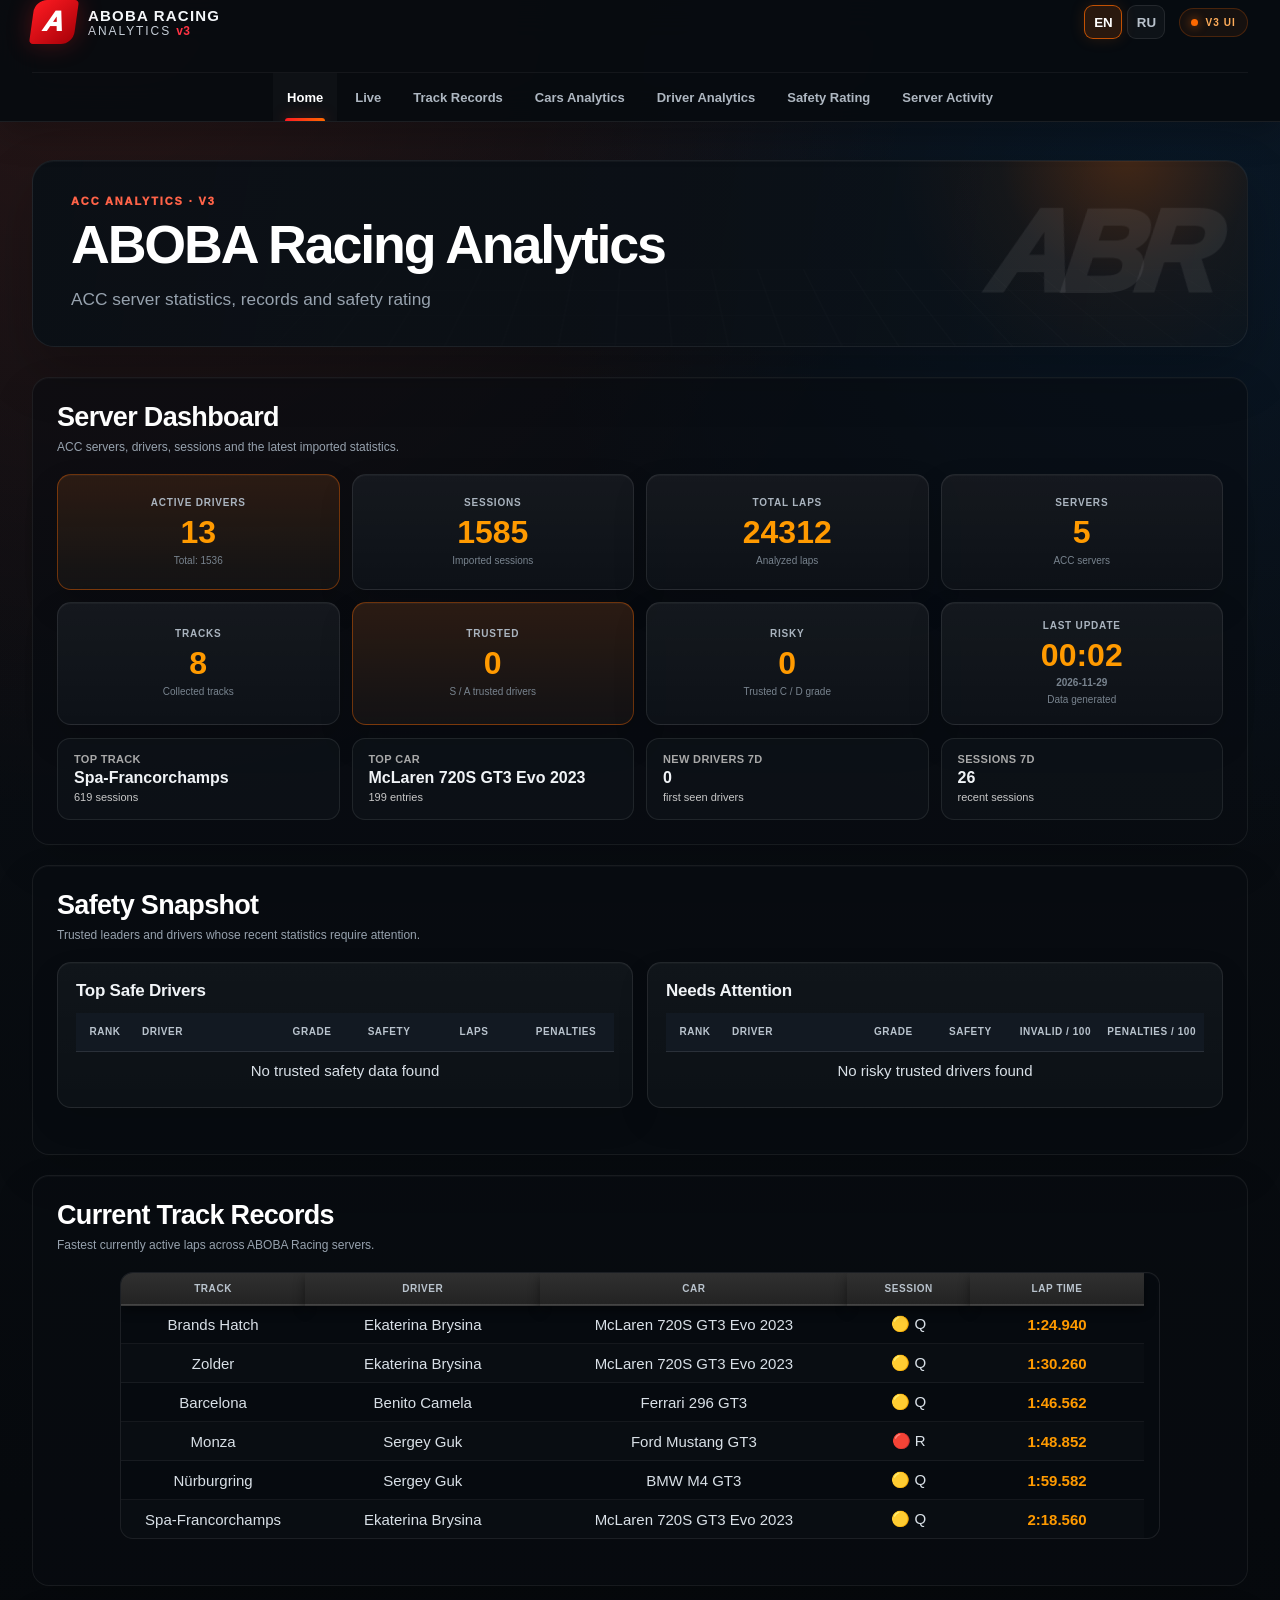
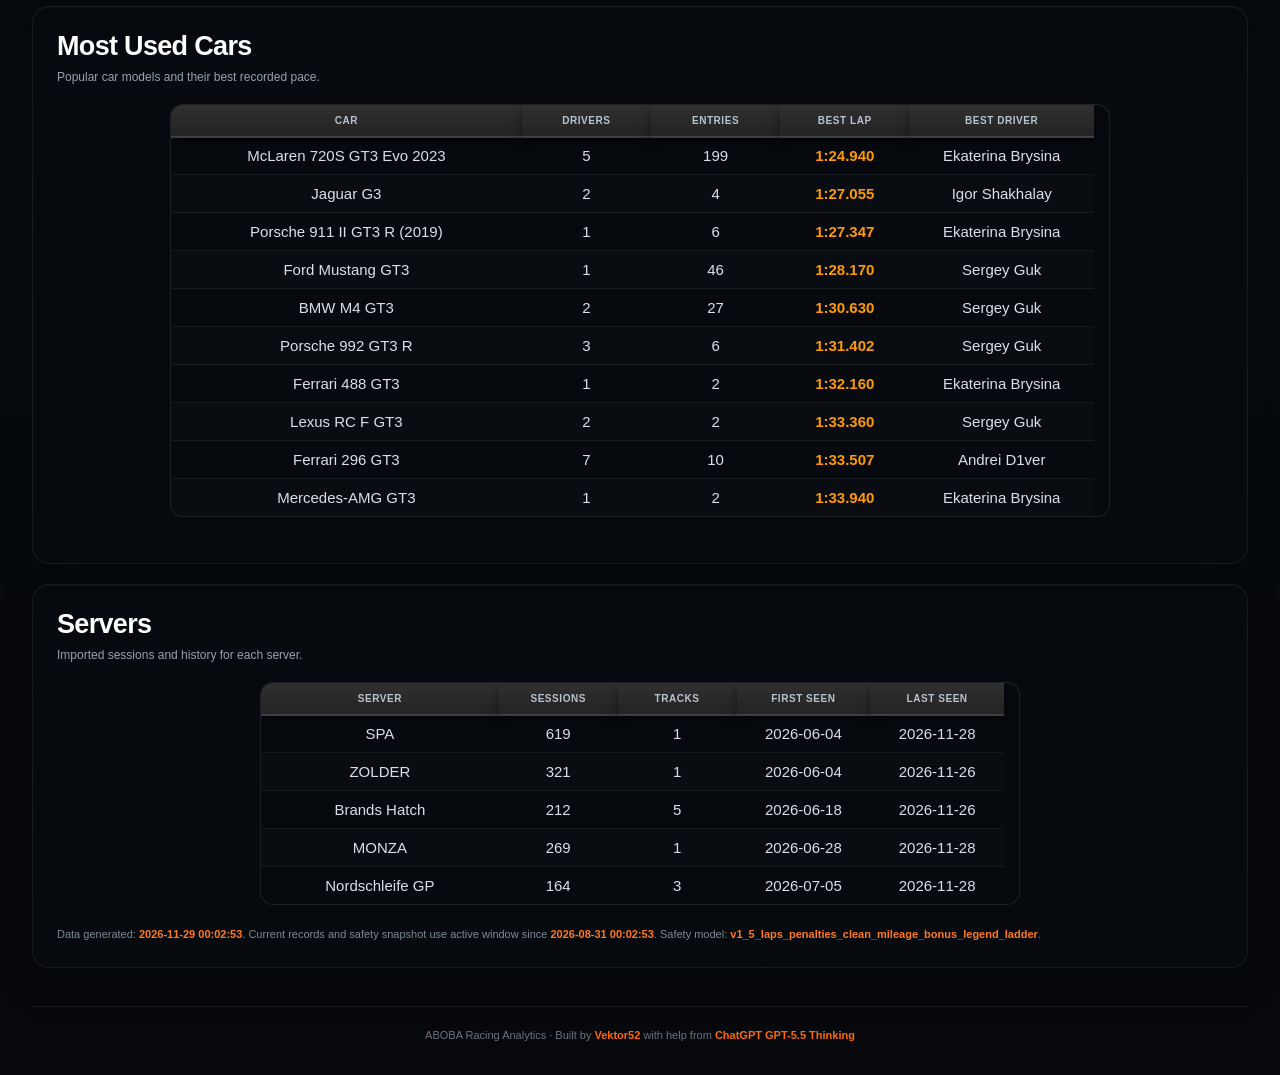
<file: index.html>
<!DOCTYPE html>
<html lang="en">
<head>
<meta charset="utf-8">
<meta name="viewport" content="width=device-width, initial-scale=1.0">
<meta name="theme-color" content="#090d12">
<title>ABOBA Racing Analytics</title>
<link rel="stylesheet" href="css/style.css?v=21">
<link rel="stylesheet" href="css/live.css?v=3">
<link rel="stylesheet" href="css/v3.css?v=1">
</head>
<body class="live-v3-body v3-page-body">
<div class="v3-shell">
    <header class="live-topbar">
        <a class="live-brand" href="index.html" aria-label="ABOBA Racing Analytics home">
            <span class="live-brand-mark">A</span>
            <span class="live-brand-copy"><b>ABOBA RACING</b><span>ANALYTICS <em>v3</em></span></span>
        </a>
        <nav class="live-main-nav" aria-label="Main navigation">
            <a href="index.html" class="active">Home</a>
            <a href="live.html">Live</a>
            <a href="records.html">Track Records</a>
            <a href="cars.html">Cars Analytics</a>
            <a href="driver_stats.html">Driver Analytics</a>
            <a href="safety.html">Safety Rating</a>
            <a href="server_activity.html">Server Activity</a>
        </nav>
        <div class="live-topbar-actions">
            <div class="live-language-switcher" aria-label="Language">
                <button type="button" data-lang-option="en" onclick="setSiteLanguage('en')">EN</button>
                <button type="button" data-lang-option="ru" onclick="setSiteLanguage('ru')">RU</button>
            </div>
            <span class="v3-build-badge">V3 UI</span>
        </div>
    </header>

    <main class="v3-content">
        <section class="v3-hero">
            <div>
                <p class="v3-kicker">ACC Analytics · v3</p>
                <h1>ABOBA Racing Analytics</h1>
                <p class="subtitle">ACC server statistics, records and safety rating</p>
            </div>
            <div class="v3-hero-code" aria-hidden="true">ABR</div>
        </section>

        <section class="v3-panel">
            <div class="v3-panel-head">
                <div>
                    <h2>Server Dashboard</h2>
                    <p>ACC servers, drivers, sessions and the latest imported statistics.</p>
                </div>
            </div>
            <div id="dashboardCards"></div>
        </section>

        <section class="v3-panel">
            <div class="v3-panel-head">
                <div>
                    <h2>Safety Snapshot</h2>
                    <p>Trusted leaders and drivers whose recent statistics require attention.</p>
                </div>
            </div>
            <div class="split-grid">
                <div class="panel-box">
                    <h3>Top Safe Drivers</h3>
                    <table id="topSafetyTable">
                        <thead><tr><th>Rank</th><th>Driver</th><th>Grade</th><th>Safety</th><th>Laps</th><th>Penalties</th></tr></thead>
                        <tbody></tbody>
                    </table>
                </div>
                <div class="panel-box">
                    <h3>Needs Attention</h3>
                    <table id="riskySafetyTable">
                        <thead><tr><th>Rank</th><th>Driver</th><th>Grade</th><th>Safety</th><th>Invalid / 100</th><th>Penalties / 100</th></tr></thead>
                        <tbody></tbody>
                    </table>
                </div>
            </div>
        </section>

        <section class="v3-panel">
            <div class="v3-panel-head"><div><h2>Current Track Records</h2><p>Fastest currently active laps across ABOBA Racing servers.</p></div></div>
            <div class="table-scroll home-table-scroll">
                <table id="currentRecordsTable">
                    <thead><tr><th>Track</th><th>Driver</th><th>Car</th><th>Session</th><th>Lap Time</th></tr></thead>
                    <tbody></tbody>
                </table>
            </div>
        </section>

        <section class="v3-panel">
            <div class="v3-panel-head"><div><h2>Most Used Cars</h2><p>Popular car models and their best recorded pace.</p></div></div>
            <div class="table-scroll home-table-scroll">
                <table id="carsTable">
                    <thead><tr><th>Car</th><th>Drivers</th><th>Entries</th><th>Best Lap</th><th>Best Driver</th></tr></thead>
                    <tbody></tbody>
                </table>
            </div>
        </section>

        <section class="v3-panel">
            <div class="v3-panel-head"><div><h2>Servers</h2><p>Imported sessions and history for each server.</p></div></div>
            <div class="table-scroll home-table-scroll">
                <table id="serversTable">
                    <thead><tr><th>Server</th><th>Sessions</th><th>Tracks</th><th>First Seen</th><th>Last Seen</th></tr></thead>
                    <tbody></tbody>
                </table>
            </div>
            <p id="updatedInfo" class="updated-info"></p>
        </section>
    </main>

    <footer class="v3-footer">ABOBA Racing Analytics · Built by <b>Vektor52</b> with help from <b>ChatGPT GPT-5.5 Thinking</b></footer>
</div>
<script src="js/cars.js?v=8"></script>
<script src="js/index.js?v=9"></script>
<script src="js/i18n.js?v=14"></script>
</body>
</html>
</file>
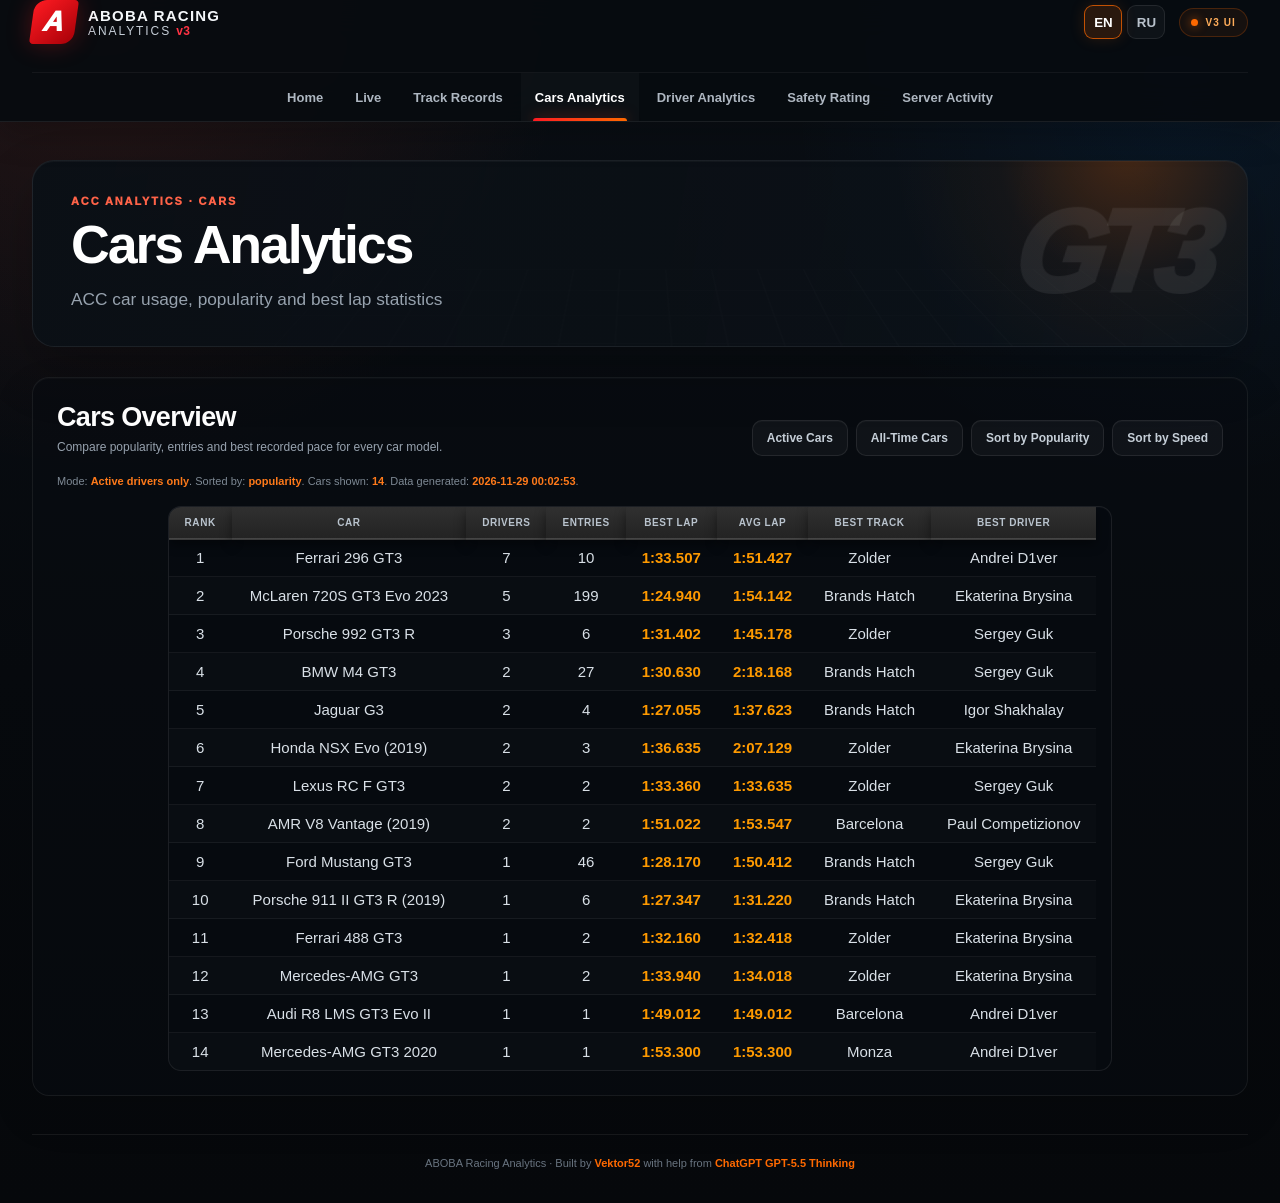
<file: cars.html>
<!DOCTYPE html>
<html lang="en">
<head>
<meta charset="utf-8">
<meta name="viewport" content="width=device-width, initial-scale=1.0">
<meta name="theme-color" content="#090d12">
<title>Cars Analytics</title>
<link rel="stylesheet" href="css/style.css?v=21"><link rel="stylesheet" href="css/live.css?v=3"><link rel="stylesheet" href="css/v3.css?v=1">
</head>
<body class="live-v3-body v3-page-body">
<div class="v3-shell">
    <header class="live-topbar">
        <a class="live-brand" href="index.html"><span class="live-brand-mark">A</span><span class="live-brand-copy"><b>ABOBA RACING</b><span>ANALYTICS <em>v3</em></span></span></a>
        <nav class="live-main-nav" aria-label="Main navigation"><a href="index.html">Home</a><a href="live.html">Live</a><a href="records.html">Track Records</a><a href="cars.html" class="active">Cars Analytics</a><a href="driver_stats.html">Driver Analytics</a><a href="safety.html">Safety Rating</a><a href="server_activity.html">Server Activity</a></nav>
        <div class="live-topbar-actions"><div class="live-language-switcher" aria-label="Language"><button type="button" data-lang-option="en" onclick="setSiteLanguage('en')">EN</button><button type="button" data-lang-option="ru" onclick="setSiteLanguage('ru')">RU</button></div><span class="v3-build-badge">V3 UI</span></div>
    </header>
    <main class="v3-content">
        <section class="v3-hero"><div><p class="v3-kicker">ACC Analytics · cars</p><h1>Cars Analytics</h1><p class="subtitle">ACC car usage, popularity and best lap statistics</p></div><div class="v3-hero-code" aria-hidden="true">GT3</div></section>
        <section class="v3-panel">
            <div class="v3-panel-head">
                <div><h2>Cars Overview</h2><p>Compare popularity, entries and best recorded pace for every car model.</p></div>
                <div class="v3-toolbar"><button onclick="showActiveCars()">Active Cars</button><button onclick="showAllTimeCars()">All-Time Cars</button><button onclick="sortByPopularity()">Sort by Popularity</button><button onclick="sortBySpeed()">Sort by Speed</button></div>
            </div>
            <p id="carsInfo" class="updated-info"></p>
            <div class="table-scroll cars-table-scroll">
                <table id="carsTable"><thead><tr><th>Rank</th><th>Car</th><th>Drivers</th><th>Entries</th><th>Best Lap</th><th>Avg Lap</th><th>Best Track</th><th>Best Driver</th></tr></thead><tbody></tbody></table>
            </div>
        </section>
    </main>
    <footer class="v3-footer">ABOBA Racing Analytics · Built by <b>Vektor52</b> with help from <b>ChatGPT GPT-5.5 Thinking</b></footer>
</div>
<script src="js/cars.js?v=8"></script><script src="js/car_stats.js?v=5"></script><script src="js/i18n.js?v=14"></script>
</body>
</html>
</file>
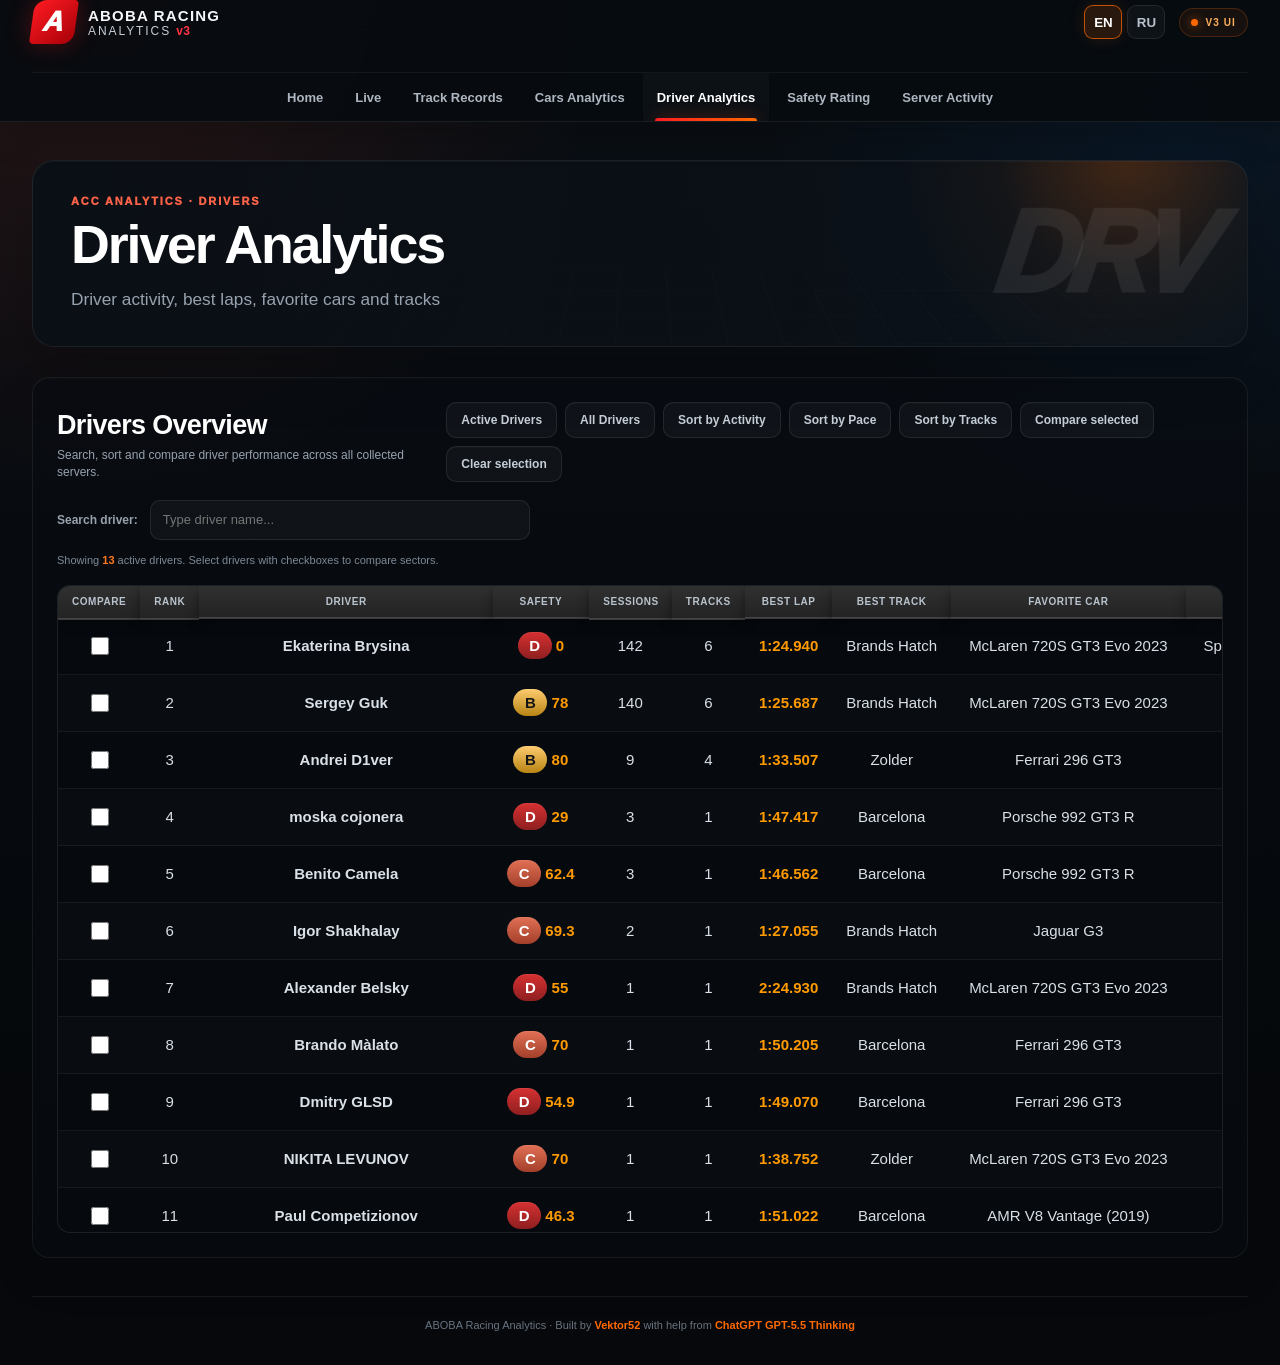
<file: driver_stats.html>
<!DOCTYPE html>
<html lang="en">
<head>
<meta charset="utf-8"><meta name="viewport" content="width=device-width, initial-scale=1.0"><meta name="theme-color" content="#090d12">
<title>Driver Analytics</title>
<link rel="stylesheet" href="css/style.css?v=21"><link rel="stylesheet" href="css/live.css?v=3"><link rel="stylesheet" href="css/v3.css?v=1">
</head>
<body class="live-v3-body v3-page-body">
<div class="v3-shell">
    <header class="live-topbar">
        <a class="live-brand" href="index.html"><span class="live-brand-mark">A</span><span class="live-brand-copy"><b>ABOBA RACING</b><span>ANALYTICS <em>v3</em></span></span></a>
        <nav class="live-main-nav" aria-label="Main navigation"><a href="index.html">Home</a><a href="live.html">Live</a><a href="records.html">Track Records</a><a href="cars.html">Cars Analytics</a><a href="driver_stats.html" class="active">Driver Analytics</a><a href="safety.html">Safety Rating</a><a href="server_activity.html">Server Activity</a></nav>
        <div class="live-topbar-actions"><div class="live-language-switcher" aria-label="Language"><button type="button" data-lang-option="en" onclick="setSiteLanguage('en')">EN</button><button type="button" data-lang-option="ru" onclick="setSiteLanguage('ru')">RU</button></div><span class="v3-build-badge">V3 UI</span></div>
    </header>
    <main class="v3-content">
        <section class="v3-hero"><div><p class="v3-kicker">ACC Analytics · drivers</p><h1>Driver Analytics</h1><p class="subtitle">Driver activity, best laps, favorite cars and tracks</p></div><div class="v3-hero-code" aria-hidden="true">DRV</div></section>
        <section class="v3-panel">
            <div class="v3-panel-head">
                <div><h2>Drivers Overview</h2><p>Search, sort and compare driver performance across all collected servers.</p></div>
                <div class="v3-toolbar"><button onclick="showActiveDrivers()">Active Drivers</button><button onclick="showAllDrivers()">All Drivers</button><button onclick="sortByActivity()">Sort by Activity</button><button onclick="sortByPace()">Sort by Pace</button><button onclick="sortByTracks()">Sort by Tracks</button><button onclick="compareSelected()">Compare selected</button><button onclick="clearCompare()">Clear selection</button></div>
            </div>
            <label class="v3-search-row">Search driver:<input id="driverSearch" type="text" placeholder="Type driver name..." oninput="renderDrivers()"></label>
            <p id="driversInfo" class="updated-info"></p>

            <div id="comparePanel" class="compare-panel hidden">
                <div class="compare-header"><div><h3>Selected Drivers Comparison</h3><p id="compareSummary"></p></div></div>
                <div class="table-scroll compare-table-scroll"><table id="compareTable"><thead><tr><th>Track</th><th>Driver</th><th>Best Lap</th><th>Gap</th><th>S1</th><th>S2</th><th>S3</th><th>Car</th><th>Session</th></tr></thead><tbody></tbody></table></div>
            </div>

            <div class="table-scroll driver-table-scroll"><table id="driversTable"><thead><tr><th>Compare</th><th>Rank</th><th>Driver</th><th>Safety</th><th>Sessions</th><th>Tracks</th><th>Best Lap</th><th>Best Track</th><th>Favorite Car</th><th>Favorite Track</th><th>Details</th></tr></thead><tbody></tbody></table></div>
        </section>
    </main>
    <footer class="v3-footer">ABOBA Racing Analytics · Built by <b>Vektor52</b> with help from <b>ChatGPT GPT-5.5 Thinking</b></footer>
</div>
<script src="js/cars.js?v=8"></script><script src="js/driver_stats.js?v=7"></script><script src="js/i18n.js?v=14"></script>
</body>
</html>
</file>
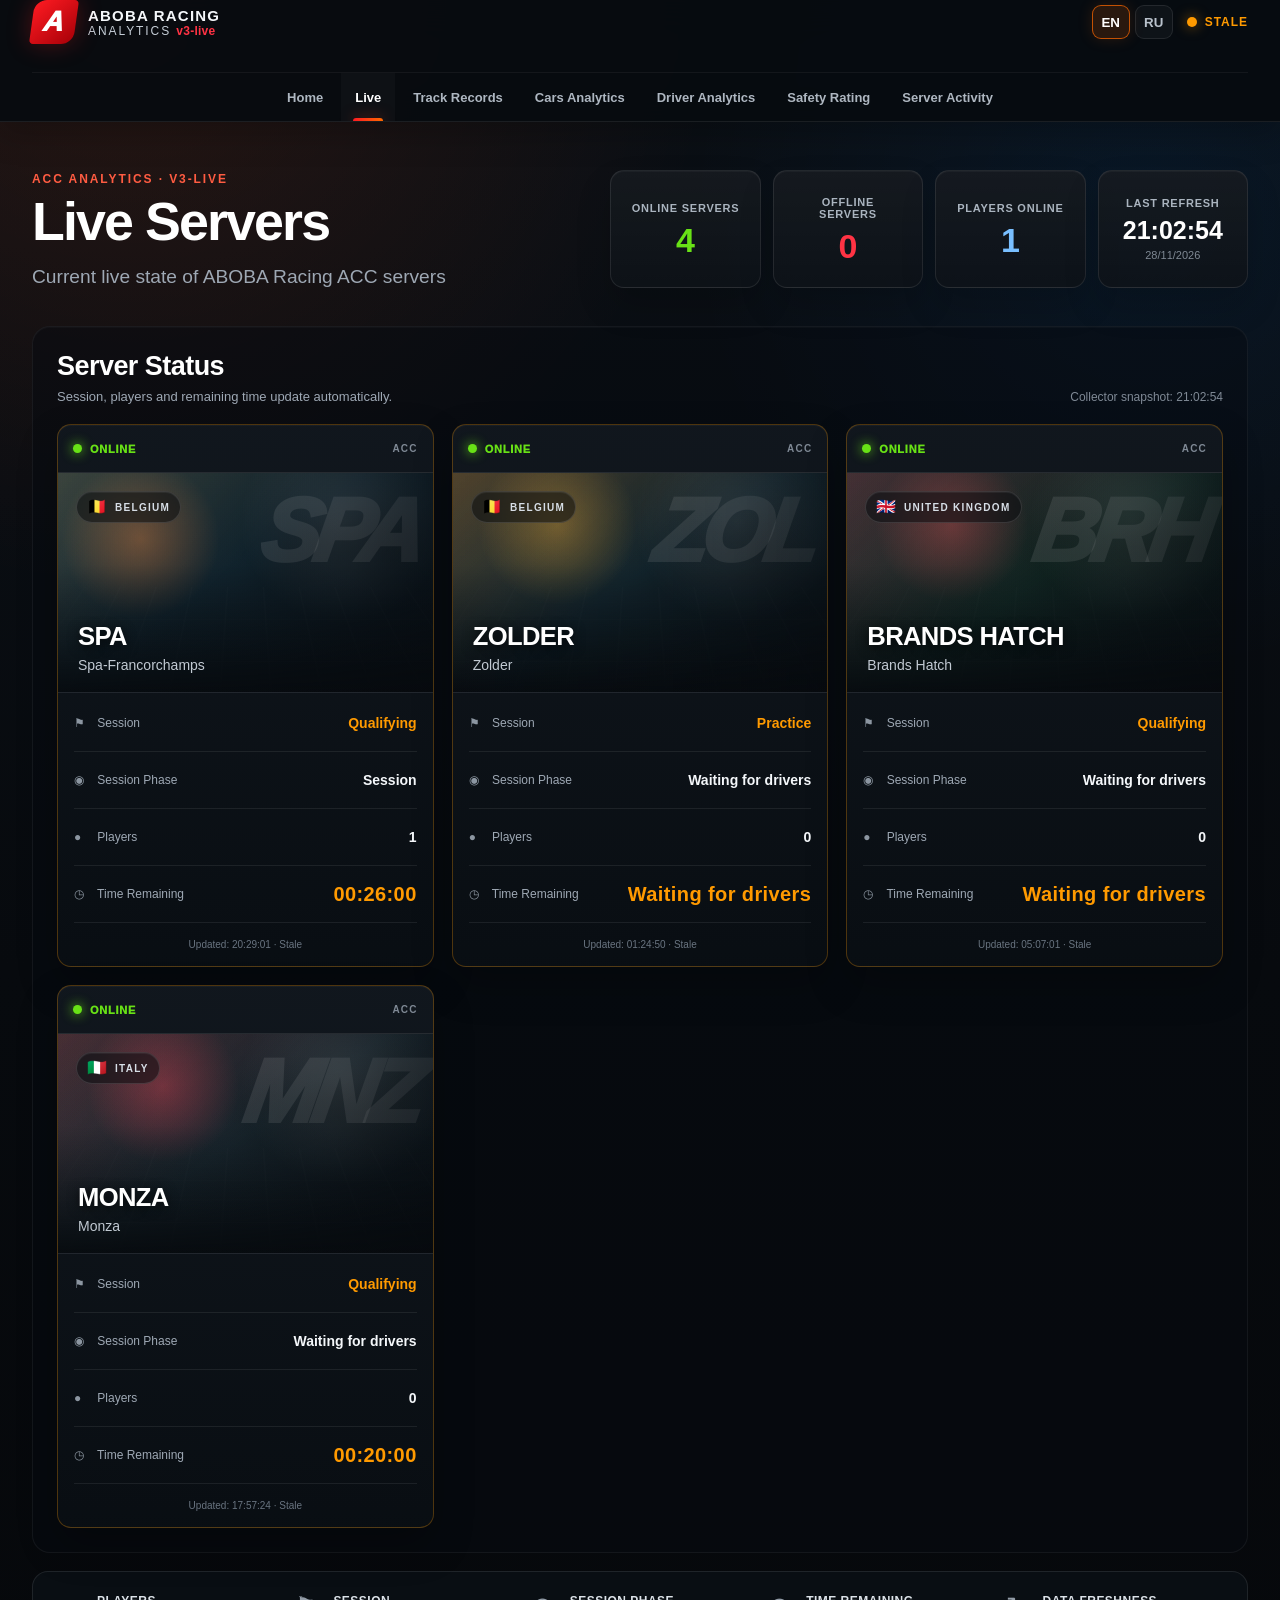
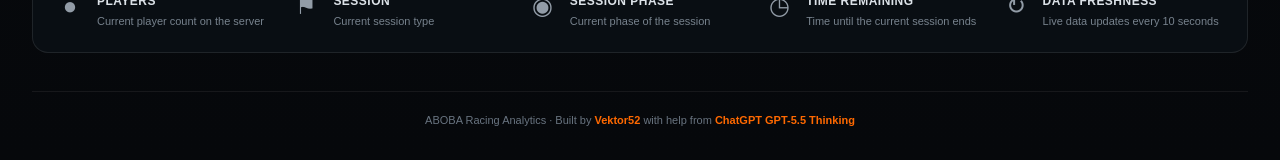
<file: live.html>
<!DOCTYPE html>
<html lang="en">
<head>
<meta charset="utf-8">
<meta name="viewport" content="width=device-width, initial-scale=1.0">
<meta name="theme-color" content="#090d12">
<title>Live Servers</title>
<link rel="stylesheet" href="css/style.css?v=21">
<link rel="stylesheet" href="css/live.css?v=3">
</head>

<body class="live-v3-body">
<div class="live-v3-shell">
    <header class="live-topbar">
        <a class="live-brand" href="index.html" aria-label="ABOBA Racing Analytics home">
            <span class="live-brand-mark">A</span>
            <span class="live-brand-copy">
                <b>ABOBA RACING</b>
                <span>ANALYTICS <em>v3-live</em></span>
            </span>
        </a>

        <nav class="live-main-nav" aria-label="Main navigation">
            <a href="index.html">Home</a>
            <a href="live.html" class="active">Live</a>
            <a href="records.html">Track Records</a>
            <a href="cars.html">Cars Analytics</a>
            <a href="driver_stats.html">Driver Analytics</a>
            <a href="safety.html">Safety Rating</a>
            <a href="server_activity.html">Server Activity</a>
        </nav>

        <div class="live-topbar-actions">
            <div class="live-language-switcher" aria-label="Language">
                <button type="button" data-lang-option="en" onclick="setSiteLanguage('en')">EN</button>
                <button type="button" data-lang-option="ru" onclick="setSiteLanguage('ru')">RU</button>
            </div>
            <div id="globalLiveStatus" class="live-global-state loading">
                <span class="live-state-dot"></span>
                <span>Loading</span>
            </div>
        </div>
    </header>

    <main class="live-content">
        <section class="live-hero">
            <div>
                <p class="live-kicker">ACC Analytics · v3-live</p>
                <h1>Live Servers</h1>
                <p class="live-lead">Current live state of ABOBA Racing ACC servers</p>
            </div>

            <div class="live-summary-grid" aria-label="Live summary">
                <article class="live-summary-card">
                    <span>Online Servers</span>
                    <strong id="onlineServers">—</strong>
                </article>
                <article class="live-summary-card">
                    <span>Offline Servers</span>
                    <strong id="offlineServers">—</strong>
                </article>
                <article class="live-summary-card">
                    <span>Players Online</span>
                    <strong id="playersOnline">—</strong>
                </article>
                <article class="live-summary-card live-summary-time">
                    <span>Last Refresh</span>
                    <strong id="lastRefresh">—</strong>
                    <small id="lastRefreshDate">—</small>
                </article>
            </div>
        </section>

        <section class="live-server-section">
            <div class="live-section-heading">
                <div>
                    <h2>Server Status</h2>
                    <p>Session, players and remaining time update automatically.</p>
                </div>
                <div id="collectorInfo" class="collector-info">Collector snapshot: —</div>
            </div>

            <div id="liveServerGrid" class="live-server-grid" aria-live="polite"></div>

            <div id="liveEmptyState" class="live-empty-state" hidden>
                <strong>No live server data found</strong>
                <span>Run the live exporter and refresh this page.</span>
            </div>
        </section>

        <section class="live-legend-panel" aria-label="Live page legend">
            <div class="live-legend-item">
                <span class="legend-icon">●</span>
                <div><b>Players</b><small>Current player count on the server</small></div>
            </div>
            <div class="live-legend-item">
                <span class="legend-icon">⚑</span>
                <div><b>Session</b><small>Current session type</small></div>
            </div>
            <div class="live-legend-item">
                <span class="legend-icon">◉</span>
                <div><b>Session Phase</b><small>Current phase of the session</small></div>
            </div>
            <div class="live-legend-item">
                <span class="legend-icon">◷</span>
                <div><b>Time Remaining</b><small>Time until the current session ends</small></div>
            </div>
            <div class="live-legend-item">
                <span class="legend-icon">↻</span>
                <div><b>Data Freshness</b><small>Live data updates every 10 seconds</small></div>
            </div>
        </section>
    </main>

    <footer class="live-footer">
        ABOBA Racing Analytics · Built by <b>Vektor52</b> with help from <b>ChatGPT GPT-5.5 Thinking</b>
    </footer>
</div>

<script src="js/live.js?v=3"></script>
<script src="js/i18n.js?v=13"></script>
</body>
</html>
</file>
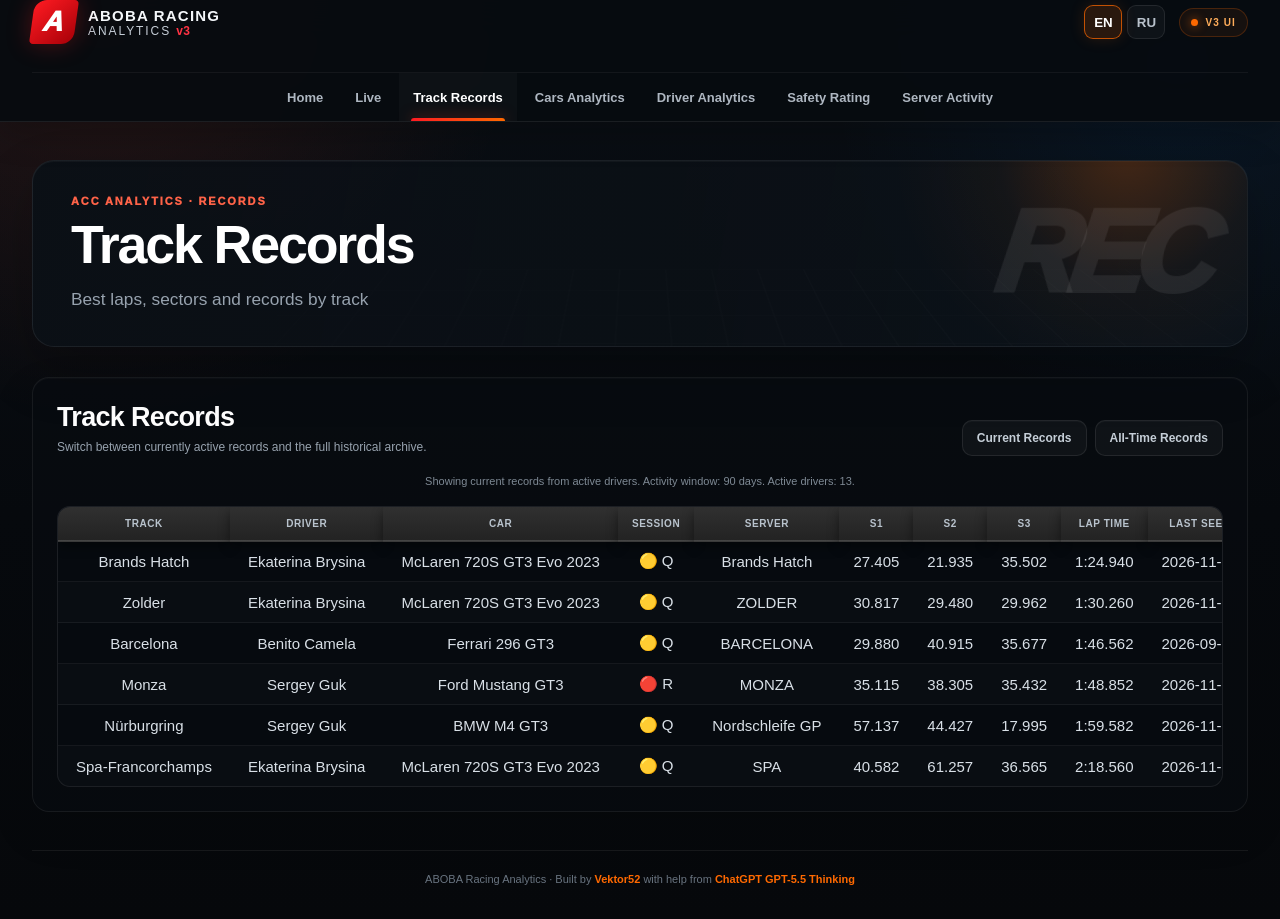
<file: records.html>
<!DOCTYPE html>
<html lang="en">
<head>
<meta charset="utf-8">
<meta name="viewport" content="width=device-width, initial-scale=1.0">
<meta name="theme-color" content="#090d12">
<title>Track Records</title>
<link rel="stylesheet" href="css/style.css?v=21">
<link rel="stylesheet" href="css/live.css?v=3">
<link rel="stylesheet" href="css/v3.css?v=1">
</head>
<body class="live-v3-body v3-page-body">
<div class="v3-shell">
    <header class="live-topbar">
        <a class="live-brand" href="index.html"><span class="live-brand-mark">A</span><span class="live-brand-copy"><b>ABOBA RACING</b><span>ANALYTICS <em>v3</em></span></span></a>
        <nav class="live-main-nav" aria-label="Main navigation">
            <a href="index.html">Home</a><a href="live.html">Live</a><a href="records.html" class="active">Track Records</a><a href="cars.html">Cars Analytics</a><a href="driver_stats.html">Driver Analytics</a><a href="safety.html">Safety Rating</a><a href="server_activity.html">Server Activity</a>
        </nav>
        <div class="live-topbar-actions"><div class="live-language-switcher" aria-label="Language"><button type="button" data-lang-option="en" onclick="setSiteLanguage('en')">EN</button><button type="button" data-lang-option="ru" onclick="setSiteLanguage('ru')">RU</button></div><span class="v3-build-badge">V3 UI</span></div>
    </header>

    <main class="v3-content">
        <section class="v3-hero">
            <div><p class="v3-kicker">ACC Analytics · records</p><h1>Track Records</h1><p class="subtitle">Best laps, sectors and records by track</p></div>
            <div class="v3-hero-code" aria-hidden="true">REC</div>
        </section>

        <section class="v3-panel">
            <div class="v3-panel-head">
                <div><h2>Track Records</h2><p>Switch between currently active records and the full historical archive.</p></div>
                <div class="v3-toolbar"><button onclick="showCurrentRecords()">Current Records</button><button onclick="showAllTimeRecords()">All-Time Records</button></div>
            </div>
            <p id="recordsInfo" class="v3-status-line"></p>
            <div class="table-scroll records-table-scroll">
                <table id="recordsTable">
                    <thead><tr><th>Track</th><th>Driver</th><th>Car</th><th>Session</th><th>Server</th><th>S1</th><th>S2</th><th>S3</th><th>Lap Time</th><th>Last Seen</th></tr></thead>
                    <tbody></tbody>
                </table>
            </div>
        </section>
    </main>
    <footer class="v3-footer">ABOBA Racing Analytics · Built by <b>Vektor52</b> with help from <b>ChatGPT GPT-5.5 Thinking</b></footer>
</div>
<script src="js/cars.js?v=8"></script><script src="js/records.js?v=4"></script><script src="js/i18n.js?v=14"></script>
</body>
</html>
</file>
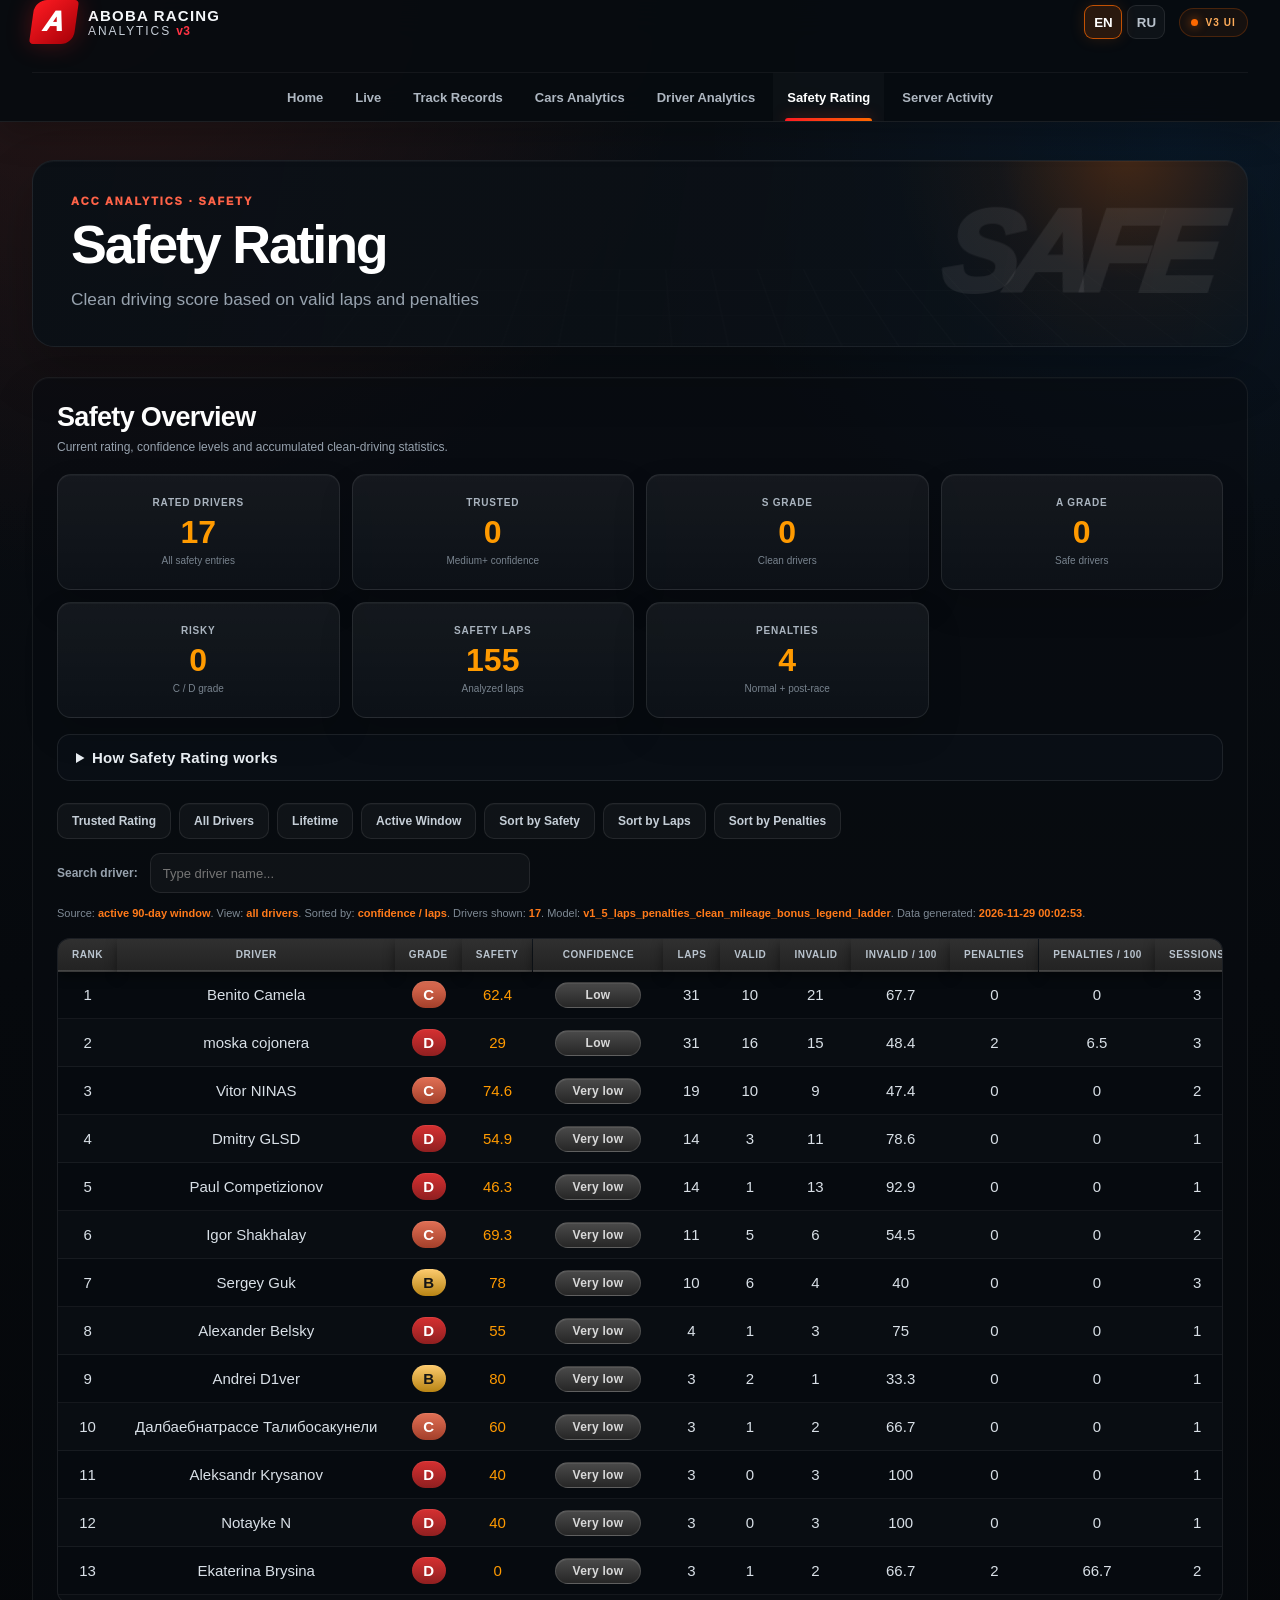
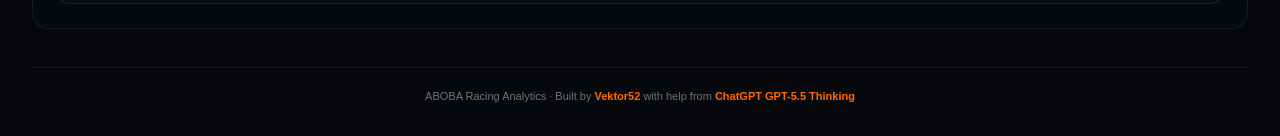
<file: safety.html>
<!DOCTYPE html>
<html lang="en">
<head>
<meta charset="utf-8"><meta name="viewport" content="width=device-width, initial-scale=1.0"><meta name="theme-color" content="#090d12">
<title>Safety Rating</title>
<link rel="stylesheet" href="css/style.css?v=21"><link rel="stylesheet" href="css/live.css?v=3"><link rel="stylesheet" href="css/v3.css?v=1">
</head>
<body class="live-v3-body v3-page-body">
<div class="v3-shell">
    <header class="live-topbar">
        <a class="live-brand" href="index.html"><span class="live-brand-mark">A</span><span class="live-brand-copy"><b>ABOBA RACING</b><span>ANALYTICS <em>v3</em></span></span></a>
        <nav class="live-main-nav" aria-label="Main navigation"><a href="index.html">Home</a><a href="live.html">Live</a><a href="records.html">Track Records</a><a href="cars.html">Cars Analytics</a><a href="driver_stats.html">Driver Analytics</a><a href="safety.html" class="active">Safety Rating</a><a href="server_activity.html">Server Activity</a></nav>
        <div class="live-topbar-actions"><div class="live-language-switcher" aria-label="Language"><button type="button" data-lang-option="en" onclick="setSiteLanguage('en')">EN</button><button type="button" data-lang-option="ru" onclick="setSiteLanguage('ru')">RU</button></div><span class="v3-build-badge">V3 UI</span></div>
    </header>
    <main class="v3-content">
        <section class="v3-hero"><div><p class="v3-kicker">ACC Analytics · safety</p><h1>Safety Rating</h1><p class="subtitle">Clean driving score based on valid laps and penalties</p></div><div class="v3-hero-code" aria-hidden="true">SAFE</div></section>
        <section class="v3-panel">
            <div class="v3-panel-head"><div><h2>Safety Overview</h2><p>Current rating, confidence levels and accumulated clean-driving statistics.</p></div></div>
            <div id="safetyCards"></div>

            <details class="info-accordion safety-explanation">
                <summary>How Safety Rating works</summary>
                <div class="info-accordion-body">
                    <p>Safety Rating v1.5 starts from 100 points and subtracts points for invalid laps, penalties and post-race penalties.</p>
                    <div class="formula-box" data-no-i18n>Safety = 100 - Invalid/100 × 0.6 - Penalties/100 × 6.5 - Post-race/100 × 8.0</div>
                    <p>Clean driving bonus is added when a driver has no penalties or post-race penalties:</p>
                    <ul><li>+1 point for 5+ laps</li><li>+2 points for 10+ laps</li><li>+3 points for 15+ laps</li></ul>
                    <p>Invalid laps are already included in the formula, so the bonus rewards clean participation without requiring every lap to be valid.</p>
                    <p>Grades: S 95–100, A 85–94.9, B 75–84.9, C 60–74.9, D below 60.</p>
                    <p>Confidence depends only on total laps: very low under 20, low 20–49, medium 50–79, high 80–149, Veteran 150–284, Legend 285–374, Server Legend 🏆 375+.</p>
                    <p>Current rating uses ACC result files only. Contacts, damage events and live incidents are not included yet and are planned for v3-live.</p>
                </div>
            </details>

            <div class="v3-panel-head" style="margin-top:18px; margin-bottom:0;">
                <div class="v3-toolbar"><button onclick="showTrusted()">Trusted Rating</button><button onclick="showAll()">All Drivers</button><button onclick="showLifetime()">Lifetime</button><button onclick="showActive()">Active Window</button><button onclick="sortBySafety()">Sort by Safety</button><button onclick="sortByLaps()">Sort by Laps</button><button onclick="sortByPenalties()">Sort by Penalties</button></div>
            </div>
            <label class="v3-search-row">Search driver:<input id="safetySearch" type="text" placeholder="Type driver name..." oninput="renderSafety()"></label>
            <p id="safetyInfo" class="updated-info"></p>
            <div class="table-scroll safety-table-scroll"><table id="safetyTable"><thead><tr><th>Rank</th><th>Driver</th><th>Grade</th><th>Safety</th><th>Confidence</th><th>Laps</th><th>Valid</th><th>Invalid</th><th>Invalid / 100</th><th>Penalties</th><th>Penalties / 100</th><th>Sessions</th><th>Tracks</th><th>Last Seen</th></tr></thead><tbody></tbody></table></div>
        </section>
    </main>
    <footer class="v3-footer">ABOBA Racing Analytics · Built by <b>Vektor52</b> with help from <b>ChatGPT GPT-5.5 Thinking</b></footer>
</div>
<script src="js/safety.js?v=8"></script><script src="js/i18n.js?v=14"></script>
</body>
</html>
</file>
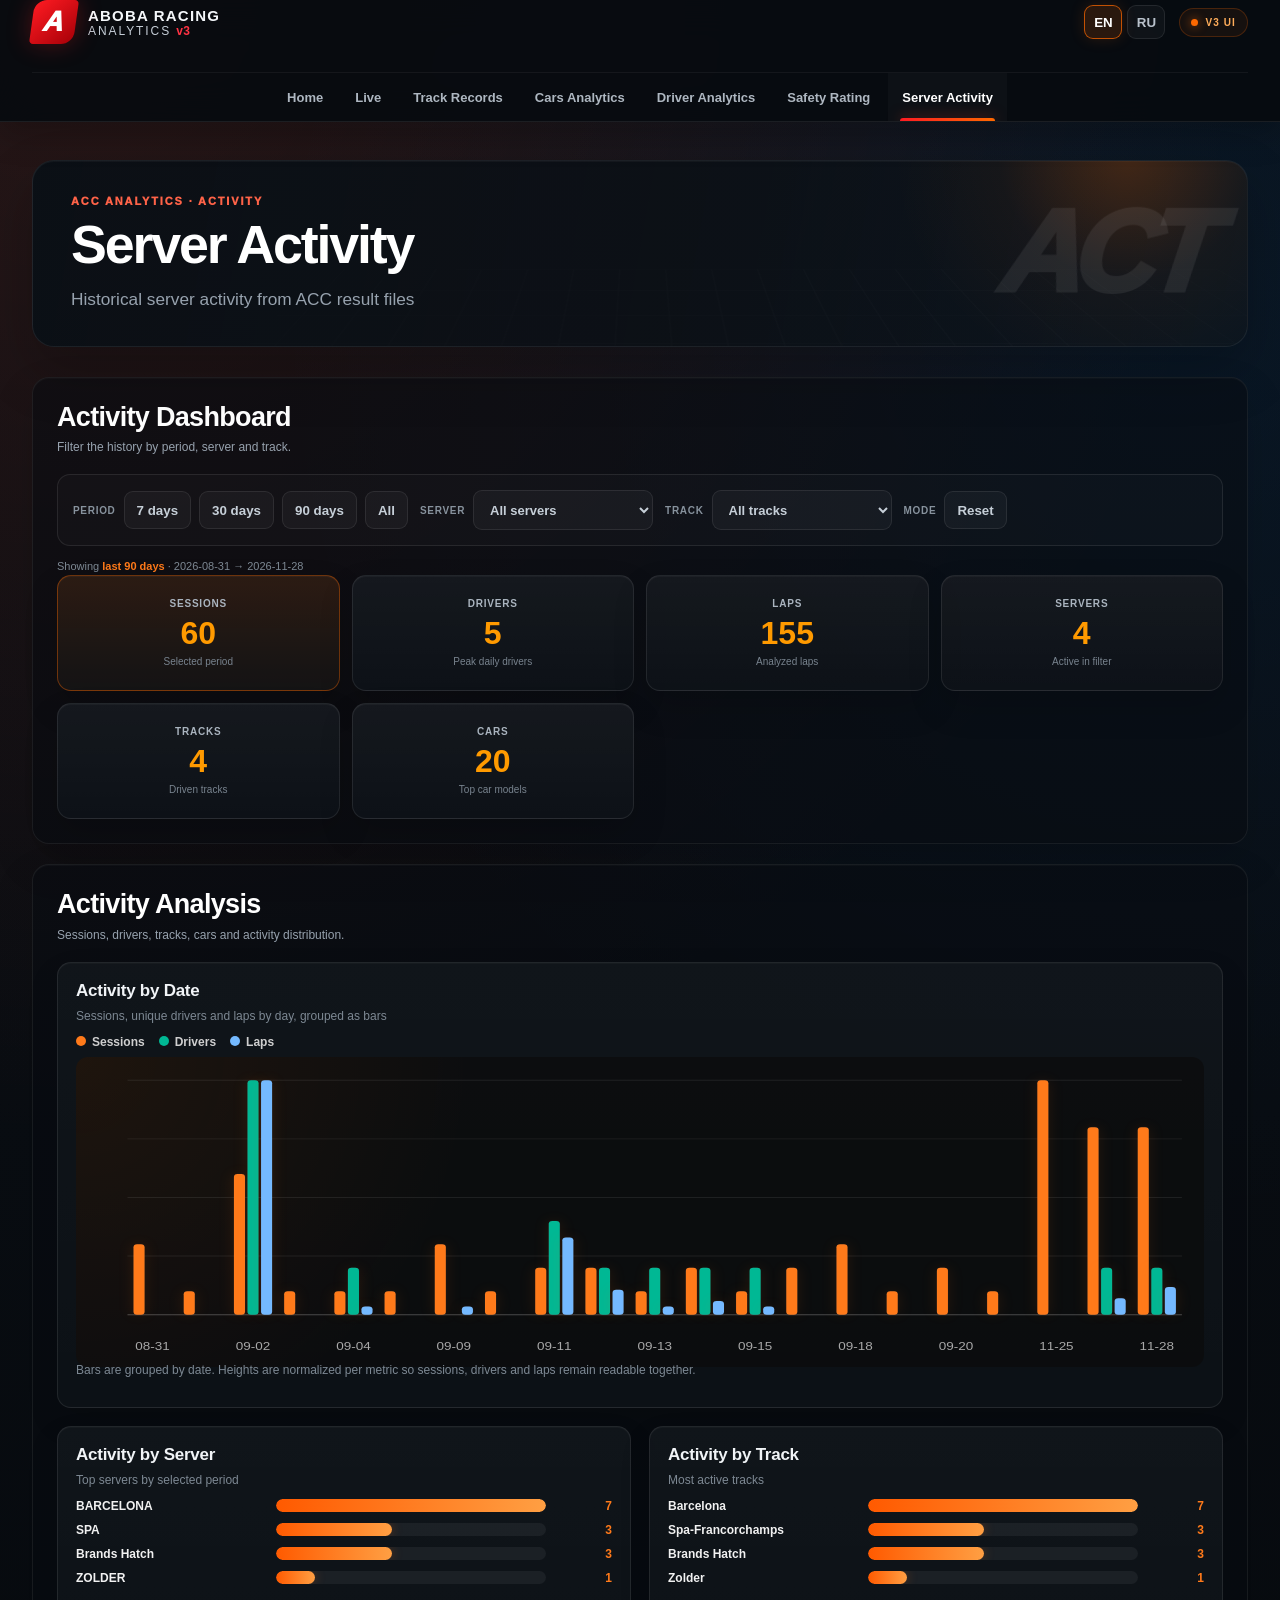
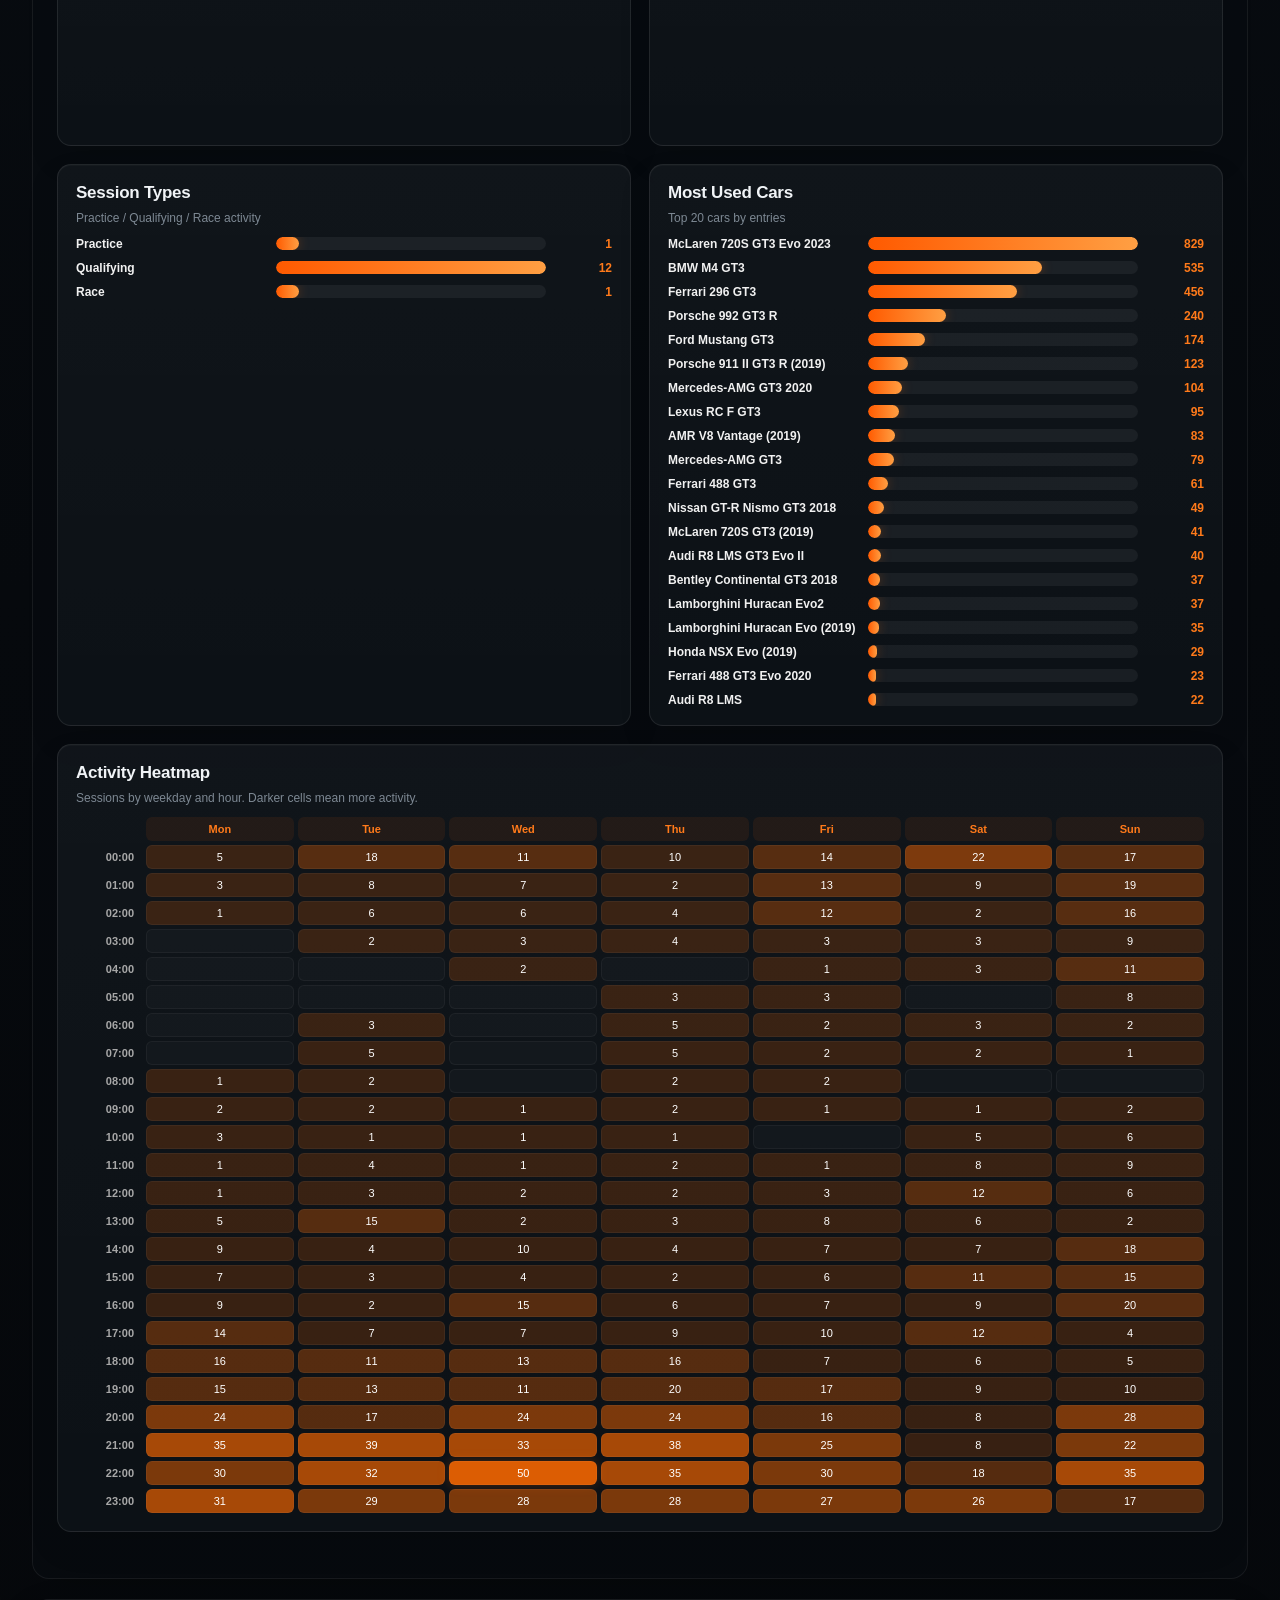
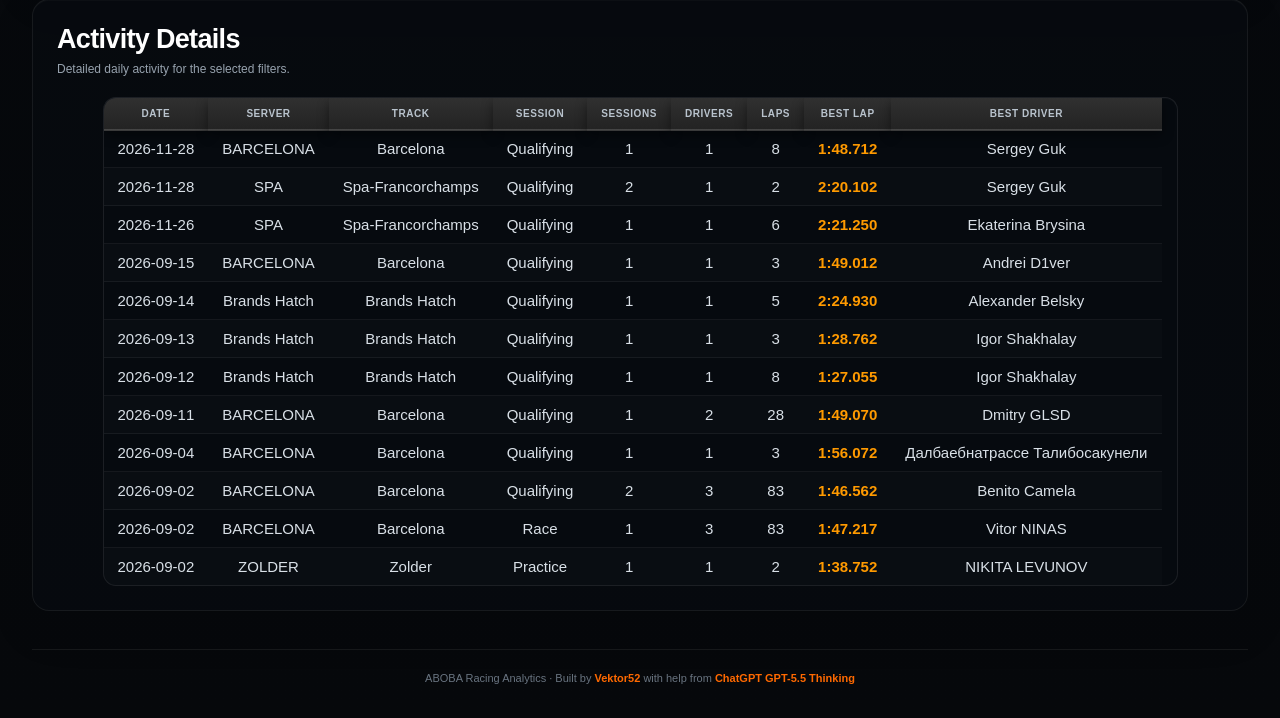
<file: server_activity.html>
<!DOCTYPE html>
<html lang="en">
<head>
<meta charset="utf-8"><meta name="viewport" content="width=device-width, initial-scale=1.0"><meta name="theme-color" content="#090d12">
<title>Server Activity</title>
<link rel="stylesheet" href="css/style.css?v=21"><link rel="stylesheet" href="css/live.css?v=3"><link rel="stylesheet" href="css/v3.css?v=1">
</head>
<body class="live-v3-body v3-page-body">
<div class="v3-shell">
    <header class="live-topbar">
        <a class="live-brand" href="index.html"><span class="live-brand-mark">A</span><span class="live-brand-copy"><b>ABOBA RACING</b><span>ANALYTICS <em>v3</em></span></span></a>
        <nav class="live-main-nav" aria-label="Main navigation"><a href="index.html">Home</a><a href="live.html">Live</a><a href="records.html">Track Records</a><a href="cars.html">Cars Analytics</a><a href="driver_stats.html">Driver Analytics</a><a href="safety.html">Safety Rating</a><a href="server_activity.html" class="active">Server Activity</a></nav>
        <div class="live-topbar-actions"><div class="live-language-switcher" aria-label="Language"><button type="button" data-lang-option="en" onclick="setSiteLanguage('en')">EN</button><button type="button" data-lang-option="ru" onclick="setSiteLanguage('ru')">RU</button></div><span class="v3-build-badge">V3 UI</span></div>
    </header>
    <main class="v3-content">
        <section class="v3-hero"><div><p class="v3-kicker">ACC Analytics · activity</p><h1>Server Activity</h1><p class="subtitle">Historical server activity from ACC result files</p></div><div class="v3-hero-code" aria-hidden="true">ACT</div></section>

        <section class="v3-panel">
            <div class="v3-panel-head"><div><h2>Activity Dashboard</h2><p>Filter the history by period, server and track.</p></div></div>
            <div class="activity-controls">
                <div class="activity-filter-group"><span>Period</span><button onclick="setActivityPeriod(7)">7 days</button><button onclick="setActivityPeriod(30)">30 days</button><button onclick="setActivityPeriod(90)">90 days</button><button onclick="setActivityPeriod('all')">All</button></div>
                <div class="activity-filter-group"><span>Server</span><select id="serverFilter" onchange="renderActivityPage()"><option value="">All servers</option></select></div>
                <div class="activity-filter-group"><span>Track</span><select id="trackFilter" onchange="renderActivityPage()"><option value="">All tracks</option></select></div>
                <div class="activity-filter-group"><span>Mode</span><button onclick="resetActivityFilters()">Reset</button></div>
            </div>
            <p id="activityInfo" class="updated-info"></p>
            <div id="activityCards" class="dashboard-grid"></div>
        </section>

        <section class="v3-panel">
            <div class="v3-panel-head"><div><h2>Activity Analysis</h2><p>Sessions, drivers, tracks, cars and activity distribution.</p></div></div>
            <div class="activity-chart-grid">
                <div class="panel-box activity-panel activity-panel-wide"><h3>Activity by Date</h3><p class="chart-note">Sessions, unique drivers and laps by day, grouped as bars</p><div id="activityDateChart" class="svg-chart-box"></div></div>
                <div class="panel-box activity-panel"><h3>Activity by Server</h3><p class="chart-note">Top servers by selected period</p><div id="activityServerChart"></div></div>
                <div class="panel-box activity-panel"><h3>Activity by Track</h3><p class="chart-note">Most active tracks</p><div id="activityTrackChart"></div></div>
                <div class="panel-box activity-panel"><h3>Session Types</h3><p class="chart-note">Practice / Qualifying / Race activity</p><div id="activitySessionTypeChart"></div></div>
                <div class="panel-box activity-panel"><h3>Most Used Cars</h3><p class="chart-note">Top 20 cars by entries</p><div id="activityCarChart"></div></div>
                <div class="panel-box activity-panel activity-panel-wide"><h3>Activity Heatmap</h3><p class="chart-note">Sessions by weekday and hour. Darker cells mean more activity.</p><div id="activityHeatmap"></div></div>
            </div>
        </section>

        <section class="v3-panel">
            <div class="v3-panel-head"><div><h2>Activity Details</h2><p>Detailed daily activity for the selected filters.</p></div></div>
            <div class="table-scroll activity-table-scroll"><table id="activityTable"><thead><tr><th>Date</th><th>Server</th><th>Track</th><th>Session</th><th>Sessions</th><th>Drivers</th><th>Laps</th><th>Best Lap</th><th>Best Driver</th></tr></thead><tbody></tbody></table></div>
        </section>
    </main>
    <footer class="v3-footer">ABOBA Racing Analytics · Built by <b>Vektor52</b> with help from <b>ChatGPT GPT-5.5 Thinking</b></footer>
</div>
<script src="js/cars.js?v=8"></script><script src="js/server_activity.js?v=2"></script><script src="js/i18n.js?v=14"></script>
</body>
</html>
</file>
<file: css/style.css>
/* ===== BASE ===== */

* {
    box-sizing: border-box;
}

body {
    margin: 0;
    background:
        radial-gradient(circle at top left, rgba(255, 106, 0, 0.10), transparent 28%),
        linear-gradient(180deg, #0d0d0d 0%, #080808 100%);
    color: #f2f2f2;
    font-family: Arial, Helvetica, sans-serif;
    font-size: 14px;
}

.page {
    width: calc(100% - 48px);
    max-width: 1520px;
    margin: 0 auto;
    padding: 28px 0 48px 0;
}

/* ===== HEADER ===== */

.site-header {
    display: flex;
    justify-content: space-between;
    align-items: center;
    margin-bottom: 20px;
}

h1 {
    margin: 0;
    color: #ff5a00;
    font-size: 34px;
    line-height: 1.1;
    letter-spacing: 0.5px;
    text-shadow: 0 0 16px rgba(255, 90, 0, 0.18);
}

.subtitle {
    margin: 8px 0 0 0;
    color: #bfbfbf;
    font-size: 13px;
}

h2 {
    color: #ff5a00;
    margin: 24px 0 12px 0;
    font-size: 24px;
    letter-spacing: 0.3px;
}

.section {
    margin-top: 18px;
}

/* ===== MENU ===== */

.menu {
    display: flex;
    flex-wrap: wrap;
    gap: 12px;
    margin: 18px 0 24px 0;
}

.menu a,
.menu button {
    min-width: 150px;
    padding: 12px 20px;
    border-radius: 999px;
    border: 1px solid #3c3c3c;
    background: linear-gradient(180deg, #262626 0%, #1b1b1b 100%);
    color: #ffffff;
    text-decoration: none;
    text-align: center;
    font-weight: 700;
    font-size: 14px;
    cursor: pointer;
    box-shadow: inset 0 1px 0 rgba(255,255,255,0.05);
    transition: all 0.16s ease;
}

.menu a:hover,
.menu button:hover {
    border-color: #ff6a00;
    color: #ff7a1a;
    box-shadow: 0 0 14px rgba(255, 106, 0, 0.20);
    transform: translateY(-1px);
}

/* ===== DASHBOARD ===== */

.dashboard-grid {
    display: grid;
    grid-template-columns: repeat(4, minmax(150px, 1fr));
    gap: 10px;
    margin: 8px 0 22px 0;
}

.dashboard-card {
    min-height: 86px;
    padding: 12px 10px;
    text-align: center;
    border-radius: 14px;
    border: 1px solid #373737;
    background:
        linear-gradient(180deg, rgba(255,255,255,0.045), rgba(255,255,255,0.015)),
        linear-gradient(180deg, #252525 0%, #181818 100%);
    box-shadow:
        inset 0 1px 0 rgba(255,255,255,0.05),
        0 0 0 1px rgba(255, 106, 0, 0.04);
    transition: transform 0.16s ease, border-color 0.16s ease, box-shadow 0.16s ease;
}

.dashboard-card:hover {
    transform: translateY(-2px);
    border-color: #ff6a00;
    box-shadow:
        inset 0 1px 0 rgba(255,255,255,0.06),
        0 0 18px rgba(255, 106, 0, 0.22);
}

.dashboard-card-title {
    color: #f5f5f5;
    font-size: 12px;
    font-weight: 800;
    text-transform: uppercase;
    letter-spacing: 0.4px;
    margin-bottom: 8px;
}

.dashboard-card-value {
    color: #ff6a00;
    font-size: 30px;
    font-weight: 900;
    line-height: 1;
    margin-bottom: 7px;
    text-shadow: 0 0 14px rgba(255, 106, 0, 0.18);
}

.dashboard-card-date {
    font-size: 22px;
    line-height: 1.12;
}


.dashboard-card-note {
    color: #c7c7c7;
    font-size: 11px;
    line-height: 1.25;
}

.accent-card {
    border-color: rgba(255, 106, 0, 0.65);
    background:
        linear-gradient(180deg, rgba(255,106,0,0.15), rgba(255,106,0,0.035)),
        linear-gradient(180deg, #2b211a 0%, #181818 100%);
}

/* ===== QUICK ACTIVITY ===== */

.quick-activity-grid {
    display: grid;
    grid-template-columns: repeat(4, minmax(150px, 1fr));
    gap: 10px;
    margin: 12px 0 22px 0;
}

.quick-activity-chip {
    display: flex;
    flex-direction: column;
    gap: 4px;
    min-height: 68px;
    padding: 11px 14px;
    border-radius: 14px;
    border: 1px solid #303030;
    background:
        linear-gradient(180deg, rgba(255,255,255,0.035), rgba(255,255,255,0.012)),
        rgba(18, 18, 18, 0.82);
}

.quick-activity-chip span {
    color: #a8a8a8;
    font-size: 11px;
    text-transform: uppercase;
    font-weight: 800;
    letter-spacing: 0.35px;
}

.quick-activity-chip b {
    color: #ff7a1a;
    font-size: 17px;
    line-height: 1.15;
}

.quick-activity-chip small {
    color: #c8c8c8;
    font-size: 11px;
}

/* ===== FOOTER ===== */

.site-footer {
    margin-top: 34px;
    padding: 18px 0 0 0;
    border-top: 1px solid #2d2d2d;
    color: #8f8f8f;
    font-size: 12px;
    text-align: center;
}

.site-footer b {
    color: #ff7a1a;
}

/* ===== TABLES ===== */

table {
    width: 100%;
    border-collapse: collapse;
    margin: 10px 0 22px 0;
    background: rgba(20, 20, 20, 0.82);
    border-radius: 12px;
    overflow: hidden;
}

thead {
    background: linear-gradient(180deg, #282828 0%, #202020 100%);
}

th {
    color: #ffffff;
    font-weight: 800;
    padding: 13px 12px;
    text-align: center;
    border-bottom: 1px solid #303030;
}

td {
    padding: 10px 12px;
    border-bottom: 1px solid #292929;
    color: #f0f0f0;
    text-align: left;
}

tbody tr {
    transition: background 0.12s ease;
}

tbody tr:hover {
    background: rgba(255, 106, 0, 0.07);
}

tbody tr:last-child td {
    border-bottom: none;
}

.lap-time {
    color: #ffffff;
    font-weight: 800;
    white-space: nowrap;
}

/* ===== INFO ===== */

.updated-info,
#recordsInfo {
    color: #c9c9c9;
    font-size: 12px;
    margin: 14px 0 0 0;
}

.updated-info b,
#recordsInfo b {
    color: #ff7a1a;
}

/* ===== RESPONSIVE ===== */

@media (max-width: 1400px) {
    .dashboard-grid,
    .quick-activity-grid {
        grid-template-columns: repeat(4, minmax(130px, 1fr));
    }
}

@media (max-width: 900px) {
    .page {
        width: calc(100% - 28px);
        padding-top: 20px;
    }

    h1 {
        font-size: 26px;
    }

    h2 {
        font-size: 20px;
    }

    .dashboard-grid,
    .quick-activity-grid {
        grid-template-columns: repeat(2, minmax(130px, 1fr));
    }

    .dashboard-card {
        min-height: 82px;
        padding: 10px 8px;
    }

    .dashboard-card-value {
        font-size: 25px;
    }

    .menu a,
    .menu button {
        min-width: 120px;
        padding: 10px 14px;
        font-size: 13px;
    }

    table {
        font-size: 12px;
    }

    th,
    td {
        padding: 8px 7px;
    }
}

@media (max-width: 560px) {
    .dashboard-grid,
    .quick-activity-grid {
        grid-template-columns: 1fr;
    }

    .menu {
        flex-direction: column;
    }

    .menu a,
    .menu button {
        width: 100%;
    }
}

/* ===== SAFETY RATING ===== */

.grade-badge {
    display: inline-block;
    min-width: 34px;
    padding: 5px 9px;
    border-radius: 999px;
    font-weight: 900;
    text-align: center;
    color: #ffffff;
}

.grade-s {
    background: linear-gradient(180deg, #00b894, #007f67);
    box-shadow: 0 0 12px rgba(0, 184, 148, 0.35);
}

.grade-a {
    background: linear-gradient(180deg, #0984e3, #065fa3);
    box-shadow: 0 0 12px rgba(9, 132, 227, 0.32);
}

.grade-b {
    background: linear-gradient(180deg, #fdcb6e, #b88414);
    color: #151515;
}

.grade-c {
    background: linear-gradient(180deg, #e17055, #a33f2a);
}

.grade-d {
    background: linear-gradient(180deg, #d63031, #8f1f20);
    box-shadow: 0 0 12px rgba(214, 48, 49, 0.32);
}

.safety-score {
    font-weight: 900;
    color: #ff7a1a;
}

/* ===== MAIN PAGE SPLIT PANELS ===== */

.split-grid {
    display: grid;
    grid-template-columns: 1fr 1fr;
    gap: 18px;
    margin: 10px 0 22px 0;
}

.panel-box {
    background:
        linear-gradient(180deg, rgba(255,255,255,0.025), rgba(255,255,255,0.010)),
        rgba(18, 18, 18, 0.72);
    border: 1px solid #2d2d2d;
    border-radius: 14px;
    padding: 14px;
    box-shadow: 0 0 16px rgba(0,0,0,0.22);
}

.panel-box h3 {
    margin: 0 0 12px 0;
    color: #ff7a1a;
    font-size: 18px;
}

.panel-box table {
    margin-bottom: 0;
}

@media (max-width: 1100px) {
    .split-grid {
        grid-template-columns: 1fr;
    }
}

/* ===== DRIVER ANALYTICS V2 ===== */

.hidden {
    display: none !important;
}

.table-scroll {
    width: 100%;
    overflow: auto;
    border-radius: 14px;
    border: 1px solid #292929;
    background: rgba(16, 16, 16, 0.72);
}

.table-scroll table {
    margin: 0;
    min-width: 980px;
    border-radius: 0;
}

.table-scroll thead th {
    position: sticky;
    top: 0;
    z-index: 5;
    background: linear-gradient(180deg, #2c2c2c 0%, #202020 100%);
}

.driver-table-scroll {
    max-height: 72vh;
}

.compare-table-scroll {
    max-height: 420px;
}

.mini-table-scroll {
    width: 100%;
    overflow: auto;
    border-radius: 12px;
    border: 1px solid #282828;
}

.mini-table-scroll table {
    min-width: 720px;
    margin: 0;
    font-size: 12px;
}

.compare-cell {
    text-align: center;
}

.compare-cell input[type="checkbox"] {
    width: 18px;
    height: 18px;
    accent-color: #ff6a00;
    cursor: pointer;
}

.driver-name-cell {
    font-weight: 800;
    color: #ffffff;
    min-width: 180px;
}

.small-action-button {
    padding: 7px 12px;
    border-radius: 999px;
    border: 1px solid #444;
    background: linear-gradient(180deg, #282828 0%, #1b1b1b 100%);
    color: #ffffff;
    font-weight: 800;
    cursor: pointer;
}

.small-action-button:hover {
    border-color: #ff6a00;
    color: #ff7a1a;
}

.driver-row-expanded {
    background: rgba(255, 106, 0, 0.08);
}

.driver-details-row td {
    padding: 0;
    background: rgba(10, 10, 10, 0.72);
}

.driver-details-card {
    padding: 18px;
    border-top: 1px solid rgba(255, 106, 0, 0.25);
    border-bottom: 1px solid rgba(255, 106, 0, 0.15);
    background:
        radial-gradient(circle at top left, rgba(255,106,0,0.10), transparent 32%),
        linear-gradient(180deg, rgba(255,255,255,0.025), rgba(255,255,255,0.008));
}

.driver-details-header {
    display: flex;
    justify-content: space-between;
    align-items: flex-start;
    gap: 16px;
    margin-bottom: 14px;
}

.driver-details-header h3 {
    margin: 0;
    color: #ff7a1a;
    font-size: 22px;
}

.driver-details-header p {
    margin: 6px 0 0 0;
    color: #bdbdbd;
    font-size: 12px;
}

.driver-mini-grid {
    display: grid;
    grid-template-columns: repeat(6, minmax(120px, 1fr));
    gap: 10px;
    margin: 12px 0 16px 0;
}

.driver-mini-card {
    min-height: 72px;
    padding: 10px 12px;
    border-radius: 13px;
    border: 1px solid #303030;
    background: rgba(20, 20, 20, 0.84);
}

.driver-mini-card span {
    display: block;
    color: #a9a9a9;
    font-size: 10px;
    font-weight: 900;
    letter-spacing: 0.35px;
    text-transform: uppercase;
    margin-bottom: 5px;
}

.driver-mini-card b {
    display: block;
    color: #ff7a1a;
    font-size: 20px;
    line-height: 1.1;
}

.driver-mini-card small {
    display: block;
    margin-top: 4px;
    color: #c9c9c9;
    font-size: 10px;
}

.driver-details-grid {
    display: grid;
    grid-template-columns: 1.3fr 1fr;
    gap: 14px;
}

.driver-detail-panel {
    margin: 0;
    padding: 12px;
}

.driver-detail-panel h3 {
    font-size: 16px;
}

.driver-detail-panel-wide {
    grid-column: 1 / -1;
}

.compare-panel {
    margin: 14px 0 18px 0;
    padding: 14px;
    border-radius: 16px;
    border: 1px solid rgba(255, 106, 0, 0.35);
    background:
        radial-gradient(circle at top left, rgba(255,106,0,0.12), transparent 32%),
        linear-gradient(180deg, rgba(255,255,255,0.035), rgba(255,255,255,0.012)),
        rgba(18, 18, 18, 0.86);
}

.compare-header h3 {
    margin: 0;
    color: #ff7a1a;
    font-size: 19px;
}

.compare-header p {
    margin: 6px 0 12px 0;
    color: #c9c9c9;
    font-size: 12px;
}

.compare-missing-row td {
    color: #8f8f8f;
    font-style: italic;
}

@media (max-width: 1200px) {
    .driver-mini-grid {
        grid-template-columns: repeat(3, minmax(120px, 1fr));
    }

    .driver-details-grid {
        grid-template-columns: 1fr;
    }
}

@media (max-width: 700px) {
    .driver-mini-grid {
        grid-template-columns: repeat(2, minmax(120px, 1fr));
    }

    .driver-details-card {
        padding: 12px;
    }
}


/* ===== SERVER ACTIVITY V2.5 ===== */

.activity-controls {
    display: flex;
    flex-wrap: wrap;
    gap: 12px;
    margin: 12px 0 18px 0;
    padding: 14px;
    border-radius: 16px;
    border: 1px solid #2e2e2e;
    background:
        linear-gradient(180deg, rgba(255,255,255,0.025), rgba(255,255,255,0.010)),
        rgba(18, 18, 18, 0.74);
}

.activity-filter-group {
    display: flex;
    align-items: center;
    gap: 8px;
    flex-wrap: wrap;
}

.activity-filter-group span {
    color: #a8a8a8;
    font-size: 11px;
    font-weight: 900;
    text-transform: uppercase;
    letter-spacing: 0.35px;
}

.activity-filter-group button,
.activity-filter-group select {
    min-height: 38px;
    padding: 8px 12px;
    border-radius: 999px;
    border: 1px solid #3c3c3c;
    background: linear-gradient(180deg, #262626 0%, #1b1b1b 100%);
    color: #ffffff;
    font-weight: 800;
    cursor: pointer;
}

.activity-filter-group select {
    min-width: 180px;
    border-radius: 10px;
}

.activity-filter-group button:hover,
.activity-filter-group select:hover {
    border-color: #ff6a00;
    color: #ff7a1a;
}

.activity-chart-grid {
    display: grid;
    grid-template-columns: 1fr 1fr;
    gap: 18px;
    margin: 12px 0 22px 0;
}

.activity-panel {
    min-height: 320px;
}

.activity-panel-wide {
    grid-column: 1 / -1;
}

.chart-note {
    margin: -4px 0 12px 0;
    color: #a9a9a9;
    font-size: 12px;
}

.svg-chart-box {
    width: 100%;
    min-height: 320px;
}

.activity-svg {
    width: 100%;
    height: 310px;
    display: block;
    border-radius: 12px;
    background:
        radial-gradient(circle at top left, rgba(255,106,0,0.08), transparent 34%),
        rgba(12, 12, 12, 0.72);
}

.chart-grid-line {
    stroke: rgba(255,255,255,0.08);
    stroke-width: 1;
}

.chart-axis-line {
    stroke: rgba(255,255,255,0.18);
    stroke-width: 1;
}

.chart-axis-label {
    fill: #a9a9a9;
    font-size: 11px;
}

.activity-line {
    fill: none;
    stroke-width: 3;
    stroke-linejoin: round;
    stroke-linecap: round;
}

.activity-line-sessions,
.activity-dot-sessions {
    stroke: #ff7a1a;
    fill: #ff7a1a;
}

.activity-line-drivers,
.activity-dot-drivers {
    stroke: #00b894;
    fill: #00b894;
}

.activity-line-laps,
.activity-dot-laps {
    stroke: #74b9ff;
    fill: #74b9ff;
}


.activity-bar {
    stroke: rgba(255,255,255,0.08);
    stroke-width: 0.5;
    filter: drop-shadow(0 0 6px rgba(255, 106, 0, 0.12));
}

.activity-bar-sessions {
    fill: #ff7a1a;
}

.activity-bar-drivers {
    fill: #00b894;
}

.activity-bar-laps {
    fill: #74b9ff;
}

.chart-legend {
    display: flex;
    gap: 14px;
    align-items: center;
    flex-wrap: wrap;
    margin-bottom: 8px;
    color: #cfcfcf;
    font-size: 12px;
    font-weight: 800;
}

.chart-legend span::before {
    content: "";
    display: inline-block;
    width: 10px;
    height: 10px;
    margin-right: 6px;
    border-radius: 50%;
}

.legend-sessions::before {
    background: #ff7a1a;
}

.legend-drivers::before {
    background: #00b894;
}

.legend-laps::before {
    background: #74b9ff;
}

.bar-list {
    display: flex;
    flex-direction: column;
    gap: 10px;
}

.bar-row {
    display: grid;
    grid-template-columns: minmax(120px, 190px) 1fr 56px;
    gap: 10px;
    align-items: center;
}

.bar-label {
    color: #f1f1f1;
    font-size: 12px;
    font-weight: 800;
    overflow: hidden;
    text-overflow: ellipsis;
    white-space: nowrap;
}

.bar-track {
    height: 13px;
    border-radius: 999px;
    background: rgba(255,255,255,0.08);
    overflow: hidden;
}

.bar-fill {
    height: 100%;
    min-width: 3px;
    border-radius: 999px;
    background: linear-gradient(90deg, #ff5a00, #ff9f43);
    box-shadow: 0 0 12px rgba(255, 106, 0, 0.28);
}

.bar-value {
    color: #ff7a1a;
    font-size: 12px;
    font-weight: 900;
    text-align: right;
}

.empty-chart {
    min-height: 140px;
    display: flex;
    align-items: center;
    justify-content: center;
    color: #8f8f8f;
    border: 1px dashed #333;
    border-radius: 12px;
    background: rgba(12, 12, 12, 0.50);
}

.heatmap-scroll {
    width: 100%;
    overflow: auto;
}

.heatmap-grid {
    min-width: 640px;
    display: grid;
    grid-template-columns: 66px repeat(7, 1fr);
    gap: 4px;
    align-items: stretch;
}

.heatmap-corner,
.heatmap-header,
.heatmap-hour,
.heatmap-cell {
    min-height: 24px;
    border-radius: 6px;
    display: flex;
    align-items: center;
    justify-content: center;
    font-size: 11px;
}

.heatmap-header {
    color: #ff7a1a;
    font-weight: 900;
    background: rgba(255,106,0,0.08);
}

.heatmap-hour {
    color: #a8a8a8;
    justify-content: flex-end;
    padding-right: 8px;
    font-weight: 800;
}

.heatmap-cell {
    color: #ffffff;
    border: 1px solid rgba(255,255,255,0.035);
    background: rgba(255,255,255,0.035);
}

.heatmap-level-0 {
    color: transparent;
    background: rgba(255,255,255,0.025);
}

.heatmap-level-1 {
    background: rgba(255,106,0,0.18);
}

.heatmap-level-2 {
    background: rgba(255,106,0,0.30);
}

.heatmap-level-3 {
    background: rgba(255,106,0,0.46);
}

.heatmap-level-4 {
    background: rgba(255,106,0,0.64);
}

.heatmap-level-5 {
    background: rgba(255,106,0,0.86);
    box-shadow: 0 0 12px rgba(255,106,0,0.25);
}

.activity-table-scroll {
    max-height: 72vh;
}

.activity-table-scroll table {
    min-width: 1040px;
}

@media (max-width: 1100px) {
    .activity-chart-grid {
        grid-template-columns: 1fr;
    }

    .activity-panel-wide {
        grid-column: auto;
    }
}

@media (max-width: 700px) {
    .activity-controls {
        flex-direction: column;
        align-items: stretch;
    }

    .activity-filter-group {
        align-items: stretch;
    }

    .activity-filter-group button,
    .activity-filter-group select {
        width: 100%;
    }

    .bar-row {
        grid-template-columns: 120px 1fr 48px;
    }
}

/* ===== V3 UI / I18N PATCH ===== */

html {
    -webkit-text-size-adjust: 100%;
    text-size-adjust: 100%;
    max-width: 100%;
    overflow-x: hidden;
}

body {
    max-width: 100%;
    overflow-x: hidden;
}

input,
select,
textarea {
    font-size: 16px;
}

.language-switcher {
    display: flex;
    justify-content: center;
    align-items: center;
    gap: 10px;
    margin: 8px auto 14px auto;
    width: 100%;
}

.language-switcher button {
    min-width: 86px;
    min-height: 38px;
    padding: 8px 14px;
    border-radius: 999px;
    border: 1px solid #3c3c3c;
    background: linear-gradient(180deg, #252525 0%, #171717 100%);
    color: #ffffff;
    font-weight: 900;
    font-size: 14px;
    letter-spacing: 0.2px;
    cursor: pointer;
    box-shadow: inset 0 1px 0 rgba(255,255,255,0.05);
    transition: all 0.16s ease;
}

.language-switcher button:hover,
.language-switcher button.active {
    border-color: #ff6a00;
    color: #ff7a1a;
    box-shadow: 0 0 14px rgba(255, 106, 0, 0.22);
    transform: translateY(-1px);
}

.dashboard-card-time {
    font-size: 31px;
    line-height: 1;
}

.dashboard-card-subdate {
    color: #cfcfcf;
    font-size: 14px;
    font-weight: 800;
    line-height: 1.1;
    margin: -1px 0 6px 0;
}

.table-scroll,
.mini-table-scroll,
.activity-table-scroll,
.compare-table-scroll,
.driver-table-scroll {
    max-width: 100%;
    overflow-x: auto;
    -webkit-overflow-scrolling: touch;
}

svg,
.activity-svg,
.chart-card,
.panel-box,
.dashboard-card,
.quick-activity-chip {
    max-width: 100%;
}

@media (max-width: 520px) {
    .language-switcher {
        justify-content: center;
        gap: 8px;
        margin-top: 4px;
    }

    .language-switcher button {
        min-width: 78px;
        min-height: 36px;
        padding: 7px 12px;
        font-size: 13px;
    }

    .dashboard-card-time {
        font-size: 28px;
    }

    .dashboard-card-subdate {
        font-size: 13px;
    }
}

/* ===== I18N CLEANUP + TABLE ALIGNMENT FIX ===== */

.language-switcher button {
    min-width: 66px;
    min-height: 36px;
    padding: 8px 18px;
    font-size: 14px;
    letter-spacing: 0.8px;
}

.table-scroll,
.mini-table-scroll,
.activity-table-scroll,
.compare-table-scroll,
.driver-table-scroll {
    scrollbar-gutter: stable;
}

.table-scroll table,
.mini-table-scroll table,
.activity-table-scroll table,
.compare-table-scroll table,
.driver-table-scroll table {
    border-collapse: separate;
    border-spacing: 0;
}

.table-scroll th,
.table-scroll td,
.mini-table-scroll th,
.mini-table-scroll td,
.activity-table-scroll th,
.activity-table-scroll td,
.compare-table-scroll th,
.compare-table-scroll td,
.driver-table-scroll th,
.driver-table-scroll td {
    vertical-align: middle;
}

.driver-table-scroll table {
    table-layout: fixed;
    min-width: 1180px;
}

.driver-table-scroll th,
.driver-table-scroll td {
    overflow: hidden;
    text-overflow: ellipsis;
}

.driver-table-scroll th:nth-child(1),
.driver-table-scroll td:nth-child(1) {
    width: 74px;
    text-align: center;
}

.driver-table-scroll th:nth-child(2),
.driver-table-scroll td:nth-child(2) {
    width: 72px;
    text-align: center;
}

.driver-table-scroll th:nth-child(3),
.driver-table-scroll td:nth-child(3) {
    width: 210px;
}

.driver-table-scroll th:nth-child(4),
.driver-table-scroll td:nth-child(4) {
    width: 130px;
}

.driver-table-scroll th:nth-child(5),
.driver-table-scroll td:nth-child(5),
.driver-table-scroll th:nth-child(6),
.driver-table-scroll td:nth-child(6) {
    width: 85px;
    text-align: center;
}

.driver-table-scroll th:nth-child(7),
.driver-table-scroll td:nth-child(7) {
    width: 120px;
}

.driver-table-scroll th:nth-child(8),
.driver-table-scroll td:nth-child(8) {
    width: 150px;
}

.driver-table-scroll th:nth-child(9),
.driver-table-scroll td:nth-child(9) {
    width: 230px;
}

.driver-table-scroll th:nth-child(10),
.driver-table-scroll td:nth-child(10) {
    width: 160px;
}

.driver-table-scroll th:nth-child(11),
.driver-table-scroll td:nth-child(11) {
    width: 110px;
    text-align: center;
}

.activity-table-scroll table {
    table-layout: fixed;
    min-width: 1120px;
}

.activity-table-scroll th,
.activity-table-scroll td {
    overflow: hidden;
    text-overflow: ellipsis;
}

.activity-table-scroll th:nth-child(1),
.activity-table-scroll td:nth-child(1) {
    width: 110px;
}

.activity-table-scroll th:nth-child(2),
.activity-table-scroll td:nth-child(2) {
    width: 190px;
}

.activity-table-scroll th:nth-child(3),
.activity-table-scroll td:nth-child(3) {
    width: 160px;
}

@media (max-width: 520px) {
    .language-switcher button {
        min-width: 58px;
        min-height: 34px;
        padding: 7px 14px;
    }
}

/* ===== SAFETY V1.1 + TABLE ALIGNMENT PASS ===== */

.table-scroll {
    overflow-x: auto;
    overflow-y: auto;
}

.table-scroll th,
.table-scroll td,
.panel-box th,
.panel-box td {
    box-sizing: border-box;
}

.table-scroll th,
.table-scroll td {
    white-space: nowrap;
}

.table-scroll td {
    overflow: hidden;
    text-overflow: ellipsis;
}

.panel-box {
    overflow: hidden;
}

.panel-box table {
    width: 100%;
    table-layout: fixed;
    margin: 0;
    border-collapse: separate;
    border-spacing: 0;
}

.panel-box th,
.panel-box td {
    text-align: center;
    overflow: hidden;
    text-overflow: ellipsis;
    white-space: nowrap;
}

.panel-box th:nth-child(2),
.panel-box td:nth-child(2) {
    text-align: left;
}

.records-table-scroll table {
    table-layout: fixed;
    min-width: 1380px;
}

.records-table-scroll th:nth-child(1),
.records-table-scroll td:nth-child(1) { width: 160px; }
.records-table-scroll th:nth-child(2),
.records-table-scroll td:nth-child(2) { width: 190px; }
.records-table-scroll th:nth-child(3),
.records-table-scroll td:nth-child(3) { width: 230px; }
.records-table-scroll th:nth-child(4),
.records-table-scroll td:nth-child(4) { width: 110px; text-align: center; }
.records-table-scroll th:nth-child(5),
.records-table-scroll td:nth-child(5) { width: 190px; }
.records-table-scroll th:nth-child(6),
.records-table-scroll td:nth-child(6),
.records-table-scroll th:nth-child(7),
.records-table-scroll td:nth-child(7),
.records-table-scroll th:nth-child(8),
.records-table-scroll td:nth-child(8) { width: 90px; text-align: center; }
.records-table-scroll th:nth-child(9),
.records-table-scroll td:nth-child(9) { width: 120px; text-align: center; }
.records-table-scroll th:nth-child(10),
.records-table-scroll td:nth-child(10) { width: 120px; text-align: center; }

.cars-table-scroll table {
    table-layout: fixed;
    min-width: 1160px;
}

.cars-table-scroll th:nth-child(1),
.cars-table-scroll td:nth-child(1) { width: 80px; text-align: center; }
.cars-table-scroll th:nth-child(2),
.cars-table-scroll td:nth-child(2) { width: 270px; }
.cars-table-scroll th:nth-child(3),
.cars-table-scroll td:nth-child(3),
.cars-table-scroll th:nth-child(4),
.cars-table-scroll td:nth-child(4) { width: 95px; text-align: center; }
.cars-table-scroll th:nth-child(5),
.cars-table-scroll td:nth-child(5),
.cars-table-scroll th:nth-child(6),
.cars-table-scroll td:nth-child(6) { width: 120px; text-align: center; }
.cars-table-scroll th:nth-child(7),
.cars-table-scroll td:nth-child(7) { width: 180px; }
.cars-table-scroll th:nth-child(8),
.cars-table-scroll td:nth-child(8) { width: 200px; }

.safety-table-scroll {
    max-height: 74vh;
}

.safety-table-scroll table {
    table-layout: fixed;
    min-width: 1420px;
}

.safety-table-scroll th:nth-child(1),
.safety-table-scroll td:nth-child(1) { width: 75px; text-align: center; }
.safety-table-scroll th:nth-child(2),
.safety-table-scroll td:nth-child(2) { width: 190px; }
.safety-table-scroll th:nth-child(3),
.safety-table-scroll td:nth-child(3) { width: 90px; text-align: center; }
.safety-table-scroll th:nth-child(4),
.safety-table-scroll td:nth-child(4) { width: 100px; text-align: center; }
.safety-table-scroll th:nth-child(5),
.safety-table-scroll td:nth-child(5) { width: 120px; text-align: center; }
.safety-table-scroll th:nth-child(6),
.safety-table-scroll td:nth-child(6),
.safety-table-scroll th:nth-child(7),
.safety-table-scroll td:nth-child(7),
.safety-table-scroll th:nth-child(8),
.safety-table-scroll td:nth-child(8) { width: 90px; text-align: center; }
.safety-table-scroll th:nth-child(9),
.safety-table-scroll td:nth-child(9) { width: 120px; text-align: center; }
.safety-table-scroll th:nth-child(10),
.safety-table-scroll td:nth-child(10) { width: 100px; text-align: center; }
.safety-table-scroll th:nth-child(11),
.safety-table-scroll td:nth-child(11) { width: 120px; text-align: center; }
.safety-table-scroll th:nth-child(12),
.safety-table-scroll td:nth-child(12),
.safety-table-scroll th:nth-child(13),
.safety-table-scroll td:nth-child(13) { width: 90px; text-align: center; }
.safety-table-scroll th:nth-child(14),
.safety-table-scroll td:nth-child(14) { width: 120px; text-align: center; }

/* ===== STICKY HEADER + RU COMPACT TABLE TEXT FIX ===== */

.table-scroll {
    position: relative;
    overflow: auto;
    max-width: 100%;
    isolation: isolate;
}

.table-scroll thead,
.table-scroll thead tr,
.table-scroll thead th {
    position: sticky;
    top: 0;
    z-index: 20;
}

.table-scroll thead th {
    background: linear-gradient(180deg, #303030 0%, #232323 100%);
    box-shadow:
        0 1px 0 #333333,
        0 2px 10px rgba(0, 0, 0, 0.45);
    background-clip: padding-box;
}

.table-scroll th {
    white-space: normal !important;
    overflow: visible !important;
    text-overflow: clip !important;
    line-height: 1.12;
    word-break: normal;
    hyphens: auto;
    padding-top: 10px;
    padding-bottom: 10px;
}

.table-scroll td {
    white-space: nowrap;
}

.safety-table-scroll thead th {
    font-size: 12px;
    letter-spacing: 0.15px;
}

.safety-table-scroll th:nth-child(4),
.safety-table-scroll td:nth-child(4) { width: 105px; text-align: center; }
.safety-table-scroll th:nth-child(5),
.safety-table-scroll td:nth-child(5) { width: 105px; text-align: center; }
.safety-table-scroll th:nth-child(8),
.safety-table-scroll td:nth-child(8) { width: 105px; text-align: center; }
.safety-table-scroll th:nth-child(9),
.safety-table-scroll td:nth-child(9) { width: 105px; text-align: center; }
.safety-table-scroll th:nth-child(10),
.safety-table-scroll td:nth-child(10) { width: 95px; text-align: center; }
.safety-table-scroll th:nth-child(11),
.safety-table-scroll td:nth-child(11) { width: 105px; text-align: center; }

.panel-box table {
    table-layout: fixed;
}

.panel-box thead th {
    background: linear-gradient(180deg, #303030 0%, #232323 100%);
    line-height: 1.12;
    white-space: normal;
    word-break: normal;
}

.panel-box td {
    white-space: nowrap;
}

.panel-box th,
.panel-box td {
    padding-left: 8px;
    padding-right: 8px;
}

.panel-box th:nth-child(1),
.panel-box td:nth-child(1) { width: 64px; text-align: center; }
.panel-box th:nth-child(2),
.panel-box td:nth-child(2) { width: auto; text-align: left; }
.panel-box th:nth-child(3),
.panel-box td:nth-child(3) { width: 74px; text-align: center; }
.panel-box th:nth-child(4),
.panel-box td:nth-child(4) { width: 86px; text-align: center; }
.panel-box th:nth-child(5),
.panel-box td:nth-child(5) { width: 82px; text-align: center; }
.panel-box th:nth-child(6),
.panel-box td:nth-child(6) { width: 108px; text-align: center; }

@media (max-width: 760px) {
    .table-scroll th {
        font-size: 11px;
        padding-left: 6px;
        padding-right: 6px;
    }

    .table-scroll td {
        font-size: 12px;
        padding-left: 7px;
        padding-right: 7px;
    }
}


/* ===== FINAL TABLE STICKY + ALIGNMENT FIX ===== */

/* In Chrome/Safari sticky header is more stable when only TH is sticky,
   while THEAD/TR remain ordinary table elements. */
.table-scroll thead,
.table-scroll thead tr,
.driver-table-scroll thead,
.driver-table-scroll thead tr,
.safety-table-scroll thead,
.safety-table-scroll thead tr,
.compare-table-scroll thead,
.compare-table-scroll thead tr,
.activity-table-scroll thead,
.activity-table-scroll thead tr,
.mini-table-scroll thead,
.mini-table-scroll thead tr {
    position: static !important;
}

.table-scroll > table,
.driver-table-scroll > table,
.safety-table-scroll > table,
.compare-table-scroll > table,
.activity-table-scroll > table,
.mini-table-scroll > table {
    overflow: visible !important;
    border-radius: 0;
}

.table-scroll thead th,
.driver-table-scroll thead th,
.safety-table-scroll thead th,
.compare-table-scroll thead th,
.activity-table-scroll thead th,
.mini-table-scroll thead th {
    position: sticky !important;
    top: 0 !important;
    z-index: 50 !important;
    background: linear-gradient(180deg, #303030 0%, #232323 100%) !important;
    box-shadow: 0 1px 0 #3a3a3a, 0 5px 12px rgba(0, 0, 0, 0.45);
}

/* Fixed pixel widths inside scroll wrappers prevent header/body drift. */
.driver-table-scroll table {
    width: 1426px !important;
    min-width: 1426px !important;
    max-width: none !important;
    table-layout: fixed !important;
}

.safety-table-scroll table {
    width: 1455px !important;
    min-width: 1455px !important;
    max-width: none !important;
    table-layout: fixed !important;
}

.records-table-scroll table {
    width: 1380px !important;
    min-width: 1380px !important;
    max-width: none !important;
    table-layout: fixed !important;
}

.cars-table-scroll table {
    width: 1160px !important;
    min-width: 1160px !important;
    max-width: none !important;
    table-layout: fixed !important;
}

.activity-table-scroll table {
    width: 1120px !important;
    min-width: 1120px !important;
    max-width: none !important;
    table-layout: fixed !important;
}

.compare-table-scroll table {
    width: 1080px !important;
    min-width: 1080px !important;
    max-width: none !important;
    table-layout: fixed !important;
}

.compare-table-scroll th,
.compare-table-scroll td {
    overflow: hidden;
    text-overflow: ellipsis;
    white-space: nowrap;
}

.compare-table-scroll th:nth-child(1),
.compare-table-scroll td:nth-child(1) { width: 155px; }
.compare-table-scroll th:nth-child(2),
.compare-table-scroll td:nth-child(2) { width: 170px; }
.compare-table-scroll th:nth-child(3),
.compare-table-scroll td:nth-child(3) { width: 110px; text-align: center; }
.compare-table-scroll th:nth-child(4),
.compare-table-scroll td:nth-child(4) { width: 90px; text-align: center; }
.compare-table-scroll th:nth-child(5),
.compare-table-scroll td:nth-child(5),
.compare-table-scroll th:nth-child(6),
.compare-table-scroll td:nth-child(6),
.compare-table-scroll th:nth-child(7),
.compare-table-scroll td:nth-child(7) { width: 80px; text-align: center; }
.compare-table-scroll th:nth-child(8),
.compare-table-scroll td:nth-child(8) { width: 240px; }
.compare-table-scroll th:nth-child(9),
.compare-table-scroll td:nth-child(9) { width: 95px; text-align: center; }

/* Safety table: keep "Уверенность" readable without overlaps. */
.safety-table-scroll th,
.safety-table-scroll td {
    overflow: hidden;
    text-overflow: ellipsis;
}

.safety-table-scroll th:nth-child(5),
.safety-table-scroll td:nth-child(5) {
    width: 130px !important;
}

.safety-table-scroll table {
    width: 1480px !important;
    min-width: 1480px !important;
}

/* Home page tables are not scroll-heavy, so fixed layout is enough. */
#currentRecordsTable,
#carsTable,
#serversTable {
    table-layout: fixed;
    width: 100%;
    border-collapse: separate;
    border-spacing: 0;
}

#currentRecordsTable th,
#currentRecordsTable td,
#carsTable th,
#carsTable td,
#serversTable th,
#serversTable td {
    overflow: hidden;
    text-overflow: ellipsis;
    white-space: nowrap;
    vertical-align: middle;
}

#currentRecordsTable th:nth-child(1),
#currentRecordsTable td:nth-child(1) { width: 18%; }
#currentRecordsTable th:nth-child(2),
#currentRecordsTable td:nth-child(2) { width: 24%; }
#currentRecordsTable th:nth-child(3),
#currentRecordsTable td:nth-child(3) { width: 28%; }
#currentRecordsTable th:nth-child(4),
#currentRecordsTable td:nth-child(4) { width: 14%; text-align: center; }
#currentRecordsTable th:nth-child(5),
#currentRecordsTable td:nth-child(5) { width: 16%; text-align: center; }

#carsTable th:nth-child(1),
#carsTable td:nth-child(1) { width: 34%; }
#carsTable th:nth-child(2),
#carsTable td:nth-child(2),
#carsTable th:nth-child(3),
#carsTable td:nth-child(3),
#carsTable th:nth-child(4),
#carsTable td:nth-child(4) { width: 14%; text-align: center; }
#carsTable th:nth-child(5),
#carsTable td:nth-child(5) { width: 24%; }

#serversTable th:nth-child(1),
#serversTable td:nth-child(1) { width: 27%; }
#serversTable th:nth-child(2),
#serversTable td:nth-child(2),
#serversTable th:nth-child(3),
#serversTable td:nth-child(3) { width: 13%; text-align: center; }
#serversTable th:nth-child(4),
#serversTable td:nth-child(4),
#serversTable th:nth-child(5),
#serversTable td:nth-child(5) { width: 23.5%; text-align: center; }

/* Snapshot cards on the home page: tighter but stable columns. */
#topSafetyTable,
#riskySafetyTable {
    table-layout: fixed !important;
    width: 100%;
    border-collapse: separate;
    border-spacing: 0;
}

#topSafetyTable th,
#topSafetyTable td,
#riskySafetyTable th,
#riskySafetyTable td {
    overflow: hidden;
    text-overflow: ellipsis;
    white-space: nowrap;
    vertical-align: middle;
}

#topSafetyTable th:nth-child(1),
#topSafetyTable td:nth-child(1),
#riskySafetyTable th:nth-child(1),
#riskySafetyTable td:nth-child(1) { width: 58px; text-align: center; }

#topSafetyTable th:nth-child(2),
#topSafetyTable td:nth-child(2),
#riskySafetyTable th:nth-child(2),
#riskySafetyTable td:nth-child(2) { width: auto; text-align: left; }

#topSafetyTable th:nth-child(3),
#topSafetyTable td:nth-child(3),
#riskySafetyTable th:nth-child(3),
#riskySafetyTable td:nth-child(3) { width: 72px; text-align: center; }

#topSafetyTable th:nth-child(4),
#topSafetyTable td:nth-child(4),
#riskySafetyTable th:nth-child(4),
#riskySafetyTable td:nth-child(4) { width: 82px; text-align: center; }

#topSafetyTable th:nth-child(5),
#topSafetyTable td:nth-child(5),
#riskySafetyTable th:nth-child(5),
#riskySafetyTable td:nth-child(5) { width: 88px; text-align: center; }

#topSafetyTable th:nth-child(6),
#topSafetyTable td:nth-child(6),
#riskySafetyTable th:nth-child(6),
#riskySafetyTable td:nth-child(6) { width: 96px; text-align: center; }

@media (max-width: 900px) {
    #currentRecordsTable,
    #carsTable,
    #serversTable,
    #topSafetyTable,
    #riskySafetyTable {
        min-width: 760px;
    }

    .panel-box {
        overflow-x: auto;
        -webkit-overflow-scrolling: touch;
    }
}

/* Safety explanation accordion */
.info-accordion {
    margin: 18px 0 22px;
    border: 1px solid rgba(255, 255, 255, 0.12);
    border-radius: 16px;
    background: linear-gradient(180deg, rgba(255, 255, 255, 0.045), rgba(255, 255, 255, 0.018));
    overflow: hidden;
}

.info-accordion summary {
    cursor: pointer;
    user-select: none;
    padding: 14px 18px;
    font-weight: 800;
    letter-spacing: 0.02em;
    color: #ffffff;
    list-style-position: inside;
}

.info-accordion summary:hover {
    background: rgba(255, 255, 255, 0.04);
}

.info-accordion-body {
    padding: 0 18px 16px;
    color: #d6d6d6;
    line-height: 1.55;
}

.info-accordion-body p {
    margin: 10px 0;
}

.info-accordion-body ul {
    margin: 10px 0 10px 20px;
    padding: 0;
}

.info-accordion-body li {
    margin: 4px 0;
}

.formula-box {
    margin: 12px 0;
    padding: 12px 14px;
    border-radius: 12px;
    border: 1px solid rgba(255, 184, 77, 0.25);
    background: rgba(255, 184, 77, 0.08);
    color: #ffd28a;
    font-family: Consolas, Monaco, monospace;
    font-size: 14px;
    overflow-x: auto;
    white-space: nowrap;
}

@media (max-width: 700px) {
    .info-accordion summary {
        padding: 13px 14px;
    }

    .info-accordion-body {
        padding: 0 14px 14px;
    }

    .formula-box {
        font-size: 13px;
    }
}

/* ===== TABLE AUTO WIDTH + MOBILE SCROLL FIX ===== */
/* Keep table content readable on mobile: tables may be wider than the screen,
   but their own container scrolls horizontally instead of clipping the page. */
.table-scroll,
.home-table-scroll,
.mini-table-scroll,
.heatmap-scroll {
    max-width: 100%;
    overflow-x: auto !important;
    overflow-y: auto;
    -webkit-overflow-scrolling: touch;
    overscroll-behavior-x: contain;
}

.home-table-scroll {
    margin: 10px 0 22px 0;
    border-radius: 14px;
    border: 1px solid #292929;
    background: rgba(16, 16, 16, 0.72);
}

.home-table-scroll table,
.table-scroll table,
.mini-table-scroll table {
    width: max-content !important;
    min-width: 100% !important;
    table-layout: auto !important;
    margin: 0 !important;
    border-collapse: separate;
    border-spacing: 0;
}

.home-table-scroll th,
.home-table-scroll td,
.table-scroll th,
.table-scroll td,
.mini-table-scroll th,
.mini-table-scroll td {
    width: auto !important;
    min-width: max-content;
    max-width: none !important;
    white-space: nowrap;
    text-align: center !important;
    vertical-align: middle;
    overflow: visible !important;
    text-overflow: clip !important;
}

/* Slightly more room for naturally long content columns. */
.home-table-scroll td:first-child,
.home-table-scroll th:first-child,
.driver-table-scroll td:nth-child(3),
.driver-table-scroll th:nth-child(3),
.driver-table-scroll td:nth-child(9),
.driver-table-scroll th:nth-child(9),
.driver-table-scroll td:nth-child(10),
.driver-table-scroll th:nth-child(10) {
    padding-left: 16px;
    padding-right: 16px;
}

/* Sticky header inside scroll containers. */
.table-scroll thead th,
.home-table-scroll thead th,
.mini-table-scroll thead th {
    position: sticky;
    top: 0;
    z-index: 20;
    background: linear-gradient(180deg, #2d2d2d 0%, #202020 100%);
}

/* Main-page tables should never be clipped on phones. */
@media (max-width: 900px) {
    .home-table-scroll table,
    #currentRecordsTable,
    #carsTable,
    #serversTable {
        min-width: max-content !important;
        width: max-content !important;
    }

    .home-table-scroll th,
    .home-table-scroll td {
        font-size: 13px;
        padding: 10px 12px;
    }
}

/* Driver Analytics: let columns fit content, and use horizontal scroll for the full table. */
.driver-table-scroll table {
    min-width: max-content !important;
    width: max-content !important;
}

.driver-table-scroll th,
.driver-table-scroll td {
    min-width: max-content;
}

/* Safety page still needs enough width for all numeric columns, but without huge empty columns. */
.safety-table-scroll table {
    min-width: max-content !important;
    width: max-content !important;
}

.safety-table-scroll th,
.safety-table-scroll td {
    min-width: max-content;
}

/* ===== SAFETY CARDS + TABLE WIDTH FIX v19 ===== */

/* Restore styled KPI cards on Safety page. */
.stats-grid {
    display: grid;
    grid-template-columns: repeat(4, minmax(150px, 1fr));
    gap: 10px;
    margin: 8px 0 22px 0;
}

.stat-card {
    min-height: 86px;
    padding: 12px 10px;
    text-align: center;
    border-radius: 14px;
    border: 1px solid #373737;
    background:
        linear-gradient(180deg, rgba(255,255,255,0.045), rgba(255,255,255,0.015)),
        linear-gradient(180deg, #252525 0%, #181818 100%);
    box-shadow:
        inset 0 1px 0 rgba(255,255,255,0.05),
        0 0 0 1px rgba(255, 106, 0, 0.04);
}

.stat-card.accent {
    border-color: rgba(255, 106, 0, 0.65);
    background:
        linear-gradient(180deg, rgba(255,106,0,0.15), rgba(255,106,0,0.035)),
        linear-gradient(180deg, #2b211a 0%, #181818 100%);
}

.stat-title {
    color: #f5f5f5;
    font-size: 12px;
    font-weight: 800;
    text-transform: uppercase;
    letter-spacing: 0.4px;
    margin-bottom: 8px;
}

.stat-value {
    color: #ff6a00;
    font-size: 30px;
    font-weight: 900;
    line-height: 1;
    margin-bottom: 7px;
    text-shadow: 0 0 14px rgba(255, 106, 0, 0.18);
}

.stat-subtitle {
    color: #c7c7c7;
    font-size: 11px;
    line-height: 1.25;
}

/* Desktop: table scroll windows shrink to the actual table width instead of stretching across empty space.
   Mobile: max-width keeps the horizontal scroll behavior. */
.table-scroll,
.driver-table-scroll,
.safety-table-scroll,
.compare-table-scroll,
.activity-table-scroll,
.mini-table-scroll,
.home-table-scroll {
    display: block;
    width: fit-content;
    max-width: 100%;
    margin-right: auto;
    overflow-x: auto;
    overflow-y: auto;
}

/* Let smaller home tables size by content while preserving mobile scroll. */
.home-table-scroll table {
    table-layout: auto !important;
    width: max-content !important;
    min-width: min(760px, 100%) !important;
    max-width: none !important;
}

.home-table-scroll th,
.home-table-scroll td {
    text-align: center;
    white-space: nowrap;
}

.home-table-scroll th:first-child,
.home-table-scroll td:first-child,
#currentRecordsTable th:nth-child(2),
#currentRecordsTable td:nth-child(2),
#currentRecordsTable th:nth-child(3),
#currentRecordsTable td:nth-child(3),
#carsTable th:nth-child(1),
#carsTable td:nth-child(1),
#carsTable th:nth-child(5),
#carsTable td:nth-child(5),
#serversTable th:nth-child(1),
#serversTable td:nth-child(1) {
    text-align: left;
}

#currentRecordsTable th,
#currentRecordsTable td,
#carsTable th,
#carsTable td,
#serversTable th,
#serversTable td {
    width: auto !important;
    min-width: 92px;
    padding-left: 16px;
    padding-right: 16px;
}

#currentRecordsTable th:nth-child(3),
#currentRecordsTable td:nth-child(3),
#carsTable th:nth-child(1),
#carsTable td:nth-child(1) {
    min-width: 250px;
}

#serversTable th:nth-child(1),
#serversTable td:nth-child(1),
#currentRecordsTable th:nth-child(1),
#currentRecordsTable td:nth-child(1) {
    min-width: 150px;
}

/* Keep main data tables compact on desktop while still scrollable on phones. */
.records-table-scroll,
.cars-table-scroll,
.driver-table-scroll,
.safety-table-scroll,
.activity-table-scroll,
.compare-table-scroll {
    width: fit-content !important;
    max-width: 100% !important;
}

/* Safety table should not look like an oversized empty window. */
.safety-table-scroll table {
    width: max-content !important;
    min-width: 1280px !important;
    table-layout: auto !important;
}

.safety-table-scroll th,
.safety-table-scroll td {
    text-align: center;
    min-width: 72px;
    padding-left: 12px;
    padding-right: 12px;
}

.safety-table-scroll th:nth-child(2),
.safety-table-scroll td:nth-child(2) {
    min-width: 180px;
    text-align: left;
}

.safety-table-scroll th:nth-child(5),
.safety-table-scroll td:nth-child(5) {
    min-width: 136px !important;
}

@media (max-width: 760px) {
    .stats-grid {
        grid-template-columns: repeat(2, minmax(140px, 1fr));
    }

    .home-table-scroll table {
        min-width: 720px !important;
    }
}


/* ===== FINAL LAYOUT POLISH v20 ===== */

/* Keep page content visually centered and avoid left-biased table cards. */
.section {
    width: 100%;
}

.section > h2,
.section > .updated-info,
.section > #recordsInfo,
.section > #carsInfo,
.section > #driversInfo,
.section > #safetyInfo,
.section > #activityInfo {
    max-width: 100%;
}

/* All scrollable table windows are centered by default.
   On desktop the card follows the table width; on mobile it keeps full scroll behavior. */
.table-scroll,
.home-table-scroll,
.records-table-scroll,
.cars-table-scroll,
.driver-table-scroll,
.safety-table-scroll,
.activity-table-scroll,
.compare-table-scroll,
.mini-table-scroll {
    display: block !important;
    width: fit-content !important;
    max-width: 100% !important;
    margin-left: auto !important;
    margin-right: auto !important;
    overflow-x: auto !important;
    overflow-y: auto;
    -webkit-overflow-scrolling: touch;
    border-radius: 14px;
}

/* Tables size by content instead of leaving a large empty right side. */
.table-scroll > table,
.home-table-scroll > table,
.records-table-scroll > table,
.cars-table-scroll > table,
.driver-table-scroll > table,
.safety-table-scroll > table,
.activity-table-scroll > table,
.compare-table-scroll > table,
.mini-table-scroll > table {
    table-layout: auto !important;
    width: max-content !important;
    min-width: max-content !important;
    max-width: none !important;
    margin: 0 !important;
    border-collapse: separate;
    border-spacing: 0;
}

/* Keep cells clean, centered and wide enough for headers/content. */
.table-scroll th,
.table-scroll td,
.home-table-scroll th,
.home-table-scroll td,
.records-table-scroll th,
.records-table-scroll td,
.cars-table-scroll th,
.cars-table-scroll td,
.driver-table-scroll th,
.driver-table-scroll td,
.safety-table-scroll th,
.safety-table-scroll td,
.activity-table-scroll th,
.activity-table-scroll td,
.compare-table-scroll th,
.compare-table-scroll td,
.mini-table-scroll th,
.mini-table-scroll td {
    width: auto !important;
    min-width: max-content !important;
    max-width: none !important;
    text-align: center !important;
    vertical-align: middle;
    white-space: nowrap;
    padding-left: 14px;
    padding-right: 14px;
}

/* Name/content columns can stay readable while the rest remains compact. */
.table-name-cell,
.driver-name-cell,
#recordsTable td:nth-child(1),
#recordsTable td:nth-child(2),
#recordsTable td:nth-child(3),
#recordsTable td:nth-child(5),
#carsTable td:nth-child(2),
#driversTable td:nth-child(3),
#driversTable td:nth-child(9),
#driversTable td:nth-child(10),
#currentRecordsTable td:nth-child(1),
#currentRecordsTable td:nth-child(2),
#currentRecordsTable td:nth-child(3),
#serversTable td:nth-child(1),
#activityDetailTable td:nth-child(2),
#activityDetailTable td:nth-child(3),
#activityDetailTable td:nth-child(9) {
    padding-left: 18px !important;
    padding-right: 18px !important;
}

/* Sticky headers stay aligned with the body inside each scroll window. */
.table-scroll thead th,
.home-table-scroll thead th,
.records-table-scroll thead th,
.cars-table-scroll thead th,
.driver-table-scroll thead th,
.safety-table-scroll thead th,
.activity-table-scroll thead th,
.compare-table-scroll thead th,
.mini-table-scroll thead th {
    position: sticky;
    top: 0;
    z-index: 25;
    background: linear-gradient(180deg, #2d2d2d 0%, #202020 100%);
}

/* Center the main cards/graphs consistently. */
.panel-box,
.info-accordion,
.compare-panel,
.activity-panel {
    margin-left: auto;
    margin-right: auto;
}

/* Home snapshot panels should keep their own internal width and align cleanly. */
.split-grid {
    align-items: start;
}

.panel-box table {
    width: max-content !important;
    min-width: 100% !important;
}

/* Track Records page polish: make it feel like the newer pages. */
#recordsTable th,
#recordsTable td {
    padding-top: 11px;
    padding-bottom: 11px;
}

.records-table-scroll {
    box-shadow: 0 0 18px rgba(0,0,0,0.18);
}

#recordsInfo {
    text-align: center;
}

/* Safety confidence badges restored. */
.confidence-badge {
    display: inline-flex;
    align-items: center;
    justify-content: center;
    min-width: 86px;
    padding: 5px 10px;
    border-radius: 999px;
    font-size: 12px;
    font-weight: 900;
    letter-spacing: 0.02em;
    color: #ffffff;
    border: 1px solid rgba(255,255,255,0.12);
    box-shadow: inset 0 1px 0 rgba(255,255,255,0.08);
}

.confidence-low {
    background: linear-gradient(180deg, #4a4a4a, #262626);
    color: #d8d8d8;
}

.confidence-medium {
    background: linear-gradient(180deg, #e0b400, #8a6b00);
    color: #101010;
}

.confidence-high {
    background: linear-gradient(180deg, #00a86b, #006b45);
}

.confidence-veteran {
    background: linear-gradient(180deg, #0078d7, #004f92);
}

.confidence-legend {
    background: linear-gradient(180deg, #9b59ff, #5e2fb0);
}

.confidence-server-legend {
    background: linear-gradient(180deg, #ffb000, #a46200);
    color: #111111;
    min-width: 140px;
}

/* Safety table can be content-sized now, not hard-coded wider than needed. */
.safety-table-scroll table {
    min-width: max-content !important;
    width: max-content !important;
}

.safety-table-scroll th:nth-child(5),
.safety-table-scroll td:nth-child(5) {
    min-width: max-content !important;
}

/* Desktop: visually center narrower table sections with their headings. */
@media (min-width: 901px) {
    .section:has(> .home-table-scroll),
    .section:has(> .records-table-scroll),
    .section:has(> .cars-table-scroll),
    .section:has(> .safety-table-scroll),
    .section:has(> .driver-table-scroll),
    .section:has(> .activity-table-scroll) {
        text-align: left;
    }

    .section:has(> .home-table-scroll) > h2,
    .section:has(> .records-table-scroll) > h2,
    .section:has(> .cars-table-scroll) > h2 {
        width: fit-content;
        min-width: min(100%, 720px);
        margin-left: auto;
        margin-right: auto;
    }
}

/* Mobile/tablet: use the available width and keep horizontal scrolling. */
@media (max-width: 900px) {
    .table-scroll,
    .home-table-scroll,
    .records-table-scroll,
    .cars-table-scroll,
    .driver-table-scroll,
    .safety-table-scroll,
    .activity-table-scroll,
    .compare-table-scroll,
    .mini-table-scroll {
        width: 100% !important;
        max-width: 100% !important;
        margin-left: 0 !important;
        margin-right: 0 !important;
    }

    .table-scroll > table,
    .home-table-scroll > table,
    .records-table-scroll > table,
    .cars-table-scroll > table,
    .driver-table-scroll > table,
    .safety-table-scroll > table,
    .activity-table-scroll > table,
    .compare-table-scroll > table,
    .mini-table-scroll > table {
        min-width: max-content !important;
        width: max-content !important;
    }

    .confidence-badge {
        min-width: 78px;
    }

    .confidence-server-legend {
        min-width: 132px;
    }
}

/* ===== PRESENTATION SIZE POLISH v21 ===== */
/* Keep the compact/centered style for data tables, but restore presentation-sized
   cards on Home and Server Activity. */

/* Server Activity must stay wide and dashboard-like, not shrink to content. */
.activity-chart-grid {
    width: 100% !important;
    max-width: 100% !important;
    display: grid !important;
    grid-template-columns: minmax(0, 1fr) minmax(0, 1fr) !important;
    gap: 18px !important;
    align-items: stretch !important;
    justify-items: stretch !important;
}

.activity-chart-grid > .activity-panel,
.activity-chart-grid > .panel-box {
    width: 100% !important;
    max-width: 100% !important;
    min-width: 0 !important;
    margin-left: 0 !important;
    margin-right: 0 !important;
}

.activity-chart-grid > .activity-panel-wide {
    grid-column: 1 / -1 !important;
}

.activity-panel {
    min-height: 320px !important;
}

.svg-chart-box,
#activityDateChart,
#activityHeatmap,
.heatmap-scroll {
    width: 100% !important;
    max-width: 100% !important;
}

.activity-svg {
    width: 100% !important;
}

/* Bar-chart panels should use the full card width. */
.bar-chart,
#activityServerChart,
#activityTrackChart,
#activitySessionTypeChart,
#activityCarChart {
    width: 100% !important;
}

@media (max-width: 1100px) {
    .activity-chart-grid {
        grid-template-columns: 1fr !important;
    }
}

/* Home page: make summary panels/tables look like cards again, not tiny islands. */
.split-grid {
    width: 100% !important;
    max-width: 100% !important;
    justify-items: stretch !important;
}

.split-grid > .panel-box {
    width: 100% !important;
    max-width: 100% !important;
    margin-left: 0 !important;
    margin-right: 0 !important;
}

.home-table-scroll {
    width: min(100%, 980px) !important;
    max-width: 100% !important;
    margin-left: auto !important;
    margin-right: auto !important;
    overflow-x: auto !important;
}

.home-table-scroll:has(#currentRecordsTable) {
    width: min(100%, 1040px) !important;
}

.home-table-scroll:has(#carsTable) {
    width: min(100%, 940px) !important;
}

.home-table-scroll:has(#serversTable) {
    width: min(100%, 760px) !important;
}

.home-table-scroll > table {
    width: 100% !important;
    min-width: 720px !important;
    table-layout: fixed !important;
}

.home-table-scroll:has(#serversTable) > table {
    min-width: 640px !important;
}

#currentRecordsTable th,
#currentRecordsTable td,
#carsTable th,
#carsTable td,
#serversTable th,
#serversTable td {
    overflow: hidden !important;
    text-overflow: ellipsis !important;
    white-space: nowrap !important;
}

/* Restore readable proportional widths for home tables. */
#currentRecordsTable th:nth-child(1),
#currentRecordsTable td:nth-child(1) { width: 18% !important; text-align: center !important; }
#currentRecordsTable th:nth-child(2),
#currentRecordsTable td:nth-child(2) { width: 23% !important; text-align: center !important; }
#currentRecordsTable th:nth-child(3),
#currentRecordsTable td:nth-child(3) { width: 30% !important; text-align: center !important; }
#currentRecordsTable th:nth-child(4),
#currentRecordsTable td:nth-child(4) { width: 12% !important; text-align: center !important; }
#currentRecordsTable th:nth-child(5),
#currentRecordsTable td:nth-child(5) { width: 17% !important; text-align: center !important; }

#carsTable th:nth-child(1),
#carsTable td:nth-child(1) { width: 38% !important; text-align: center !important; }
#carsTable th:nth-child(2),
#carsTable td:nth-child(2),
#carsTable th:nth-child(3),
#carsTable td:nth-child(3),
#carsTable th:nth-child(4),
#carsTable td:nth-child(4) { width: 14% !important; text-align: center !important; }
#carsTable th:nth-child(5),
#carsTable td:nth-child(5) { width: 20% !important; text-align: center !important; }

#serversTable th:nth-child(1),
#serversTable td:nth-child(1) { width: 32% !important; text-align: center !important; }
#serversTable th:nth-child(2),
#serversTable td:nth-child(2),
#serversTable th:nth-child(3),
#serversTable td:nth-child(3) { width: 16% !important; text-align: center !important; }
#serversTable th:nth-child(4),
#serversTable td:nth-child(4),
#serversTable th:nth-child(5),
#serversTable td:nth-child(5) { width: 18% !important; text-align: center !important; }

/* Keep page headings centered above their table cards. */
.section:has(.home-table-scroll) > h2,
.section:has(.records-table-scroll) > h2,
.section:has(.cars-table-scroll) > h2 {
    text-align: left;
}

@media (max-width: 900px) {
    .home-table-scroll {
        width: 100% !important;
        margin-left: 0 !important;
        margin-right: 0 !important;
    }

    .home-table-scroll > table {
        width: max-content !important;
        min-width: 720px !important;
        table-layout: auto !important;
    }
}
</file>
<file: css/live.css>
:root {
    --live-bg: #070a0e;
    --live-panel: rgba(14, 19, 25, 0.92);
    --live-panel-soft: rgba(18, 24, 31, 0.76);
    --live-line: rgba(255, 255, 255, 0.09);
    --live-text: #f4f7fa;
    --live-muted: #9ea8b4;
    --live-orange: #ff6900;
    --live-orange-soft: #ff9a00;
    --live-green: #68e116;
    --live-red: #ff3344;
    --live-blue: #79bfff;
}

body.live-v3-body {
    min-width: 320px;
    margin: 0;
    color: var(--live-text);
    background:
        radial-gradient(circle at 10% 0%, rgba(255, 74, 0, 0.12), transparent 28%),
        radial-gradient(circle at 90% 12%, rgba(0, 129, 255, 0.08), transparent 24%),
        linear-gradient(180deg, #0b1016 0%, var(--live-bg) 55%, #06080b 100%);
    font-family: Inter, "Segoe UI", Arial, sans-serif;
    font-size: 15px;
}

.live-v3-shell {
    min-height: 100vh;
}

.live-topbar {
    position: sticky;
    top: 0;
    z-index: 50;
    min-height: 76px;
    display: grid;
    grid-template-columns: auto minmax(0, 1fr) auto;
    align-items: center;
    gap: 28px;
    padding: 0 32px;
    border-bottom: 1px solid rgba(255, 255, 255, 0.08);
    background: rgba(7, 11, 16, 0.92);
    backdrop-filter: blur(18px);
    box-shadow: 0 12px 30px rgba(0, 0, 0, 0.22);
}

.live-brand {
    display: flex;
    align-items: center;
    gap: 12px;
    color: var(--live-text);
    text-decoration: none;
    white-space: nowrap;
}

.live-brand-mark {
    width: 44px;
    height: 44px;
    display: grid;
    place-items: center;
    border-radius: 12px 4px 12px 4px;
    color: white;
    font-size: 28px;
    font-weight: 1000;
    font-style: italic;
    background: linear-gradient(135deg, #ff1b22, #a80008);
    box-shadow: 0 0 24px rgba(255, 27, 34, 0.28);
    transform: skewX(-8deg);
}

.live-brand-copy {
    display: flex;
    flex-direction: column;
    gap: 2px;
    line-height: 1;
}

.live-brand-copy b {
    font-size: 15px;
    letter-spacing: 0.08em;
}

.live-brand-copy span {
    color: #c6ced7;
    font-size: 12px;
    letter-spacing: 0.16em;
}

.live-brand-copy em {
    color: #ff3344;
    font-style: normal;
    font-weight: 900;
    letter-spacing: 0.02em;
}

.live-main-nav {
    min-width: 0;
    display: flex;
    justify-content: center;
    align-items: stretch;
    gap: 4px;
    overflow-x: auto;
    scrollbar-width: none;
}

.live-main-nav::-webkit-scrollbar {
    display: none;
}

.live-main-nav a {
    position: relative;
    display: grid;
    place-items: center;
    min-height: 76px;
    padding: 0 14px;
    color: #aeb7c1;
    text-decoration: none;
    font-size: 13px;
    font-weight: 750;
    white-space: nowrap;
    transition: color 0.16s ease, background 0.16s ease;
}

.live-main-nav a:hover,
.live-main-nav a.active {
    color: white;
    background: rgba(255, 255, 255, 0.025);
}

.live-main-nav a.active::after {
    content: "";
    position: absolute;
    left: 12px;
    right: 12px;
    bottom: 0;
    height: 3px;
    border-radius: 3px 3px 0 0;
    background: linear-gradient(90deg, #ff1b22, var(--live-orange));
    box-shadow: 0 0 14px rgba(255, 64, 32, 0.55);
}

.live-topbar-actions {
    display: flex;
    align-items: center;
    gap: 14px;
    white-space: nowrap;
}

.live-language-switcher {
    display: flex;
    gap: 5px;
}

.live-language-switcher button {
    min-width: 38px;
    height: 34px;
    border: 1px solid var(--live-line);
    border-radius: 9px;
    color: #b9c2cc;
    background: rgba(255, 255, 255, 0.035);
    font-weight: 850;
    cursor: pointer;
}

.live-language-switcher button.active {
    color: white;
    border-color: rgba(255, 105, 0, 0.72);
    background: rgba(255, 105, 0, 0.14);
    box-shadow: 0 0 15px rgba(255, 105, 0, 0.15);
}

.live-global-state {
    display: flex;
    align-items: center;
    gap: 8px;
    color: #aeb7c1;
    font-size: 12px;
    font-weight: 900;
    text-transform: uppercase;
    letter-spacing: 0.08em;
}

.live-state-dot {
    width: 10px;
    height: 10px;
    border-radius: 50%;
    background: #77818c;
    box-shadow: 0 0 10px rgba(119, 129, 140, 0.5);
}

.live-global-state.online { color: var(--live-green); }
.live-global-state.online .live-state-dot { background: var(--live-green); box-shadow: 0 0 13px rgba(104, 225, 22, 0.7); }
.live-global-state.stale { color: var(--live-orange-soft); }
.live-global-state.stale .live-state-dot { background: var(--live-orange-soft); box-shadow: 0 0 13px rgba(255, 154, 0, 0.6); }
.live-global-state.offline { color: var(--live-red); }
.live-global-state.offline .live-state-dot { background: var(--live-red); box-shadow: 0 0 13px rgba(255, 51, 68, 0.6); }

.live-content {
    width: min(1720px, calc(100% - 64px));
    margin: 0 auto;
    padding: 48px 0 38px;
}

.live-hero {
    display: grid;
    grid-template-columns: minmax(280px, 1fr) minmax(600px, 1.18fr);
    gap: 38px;
    align-items: end;
    margin-bottom: 38px;
}

.live-kicker {
    margin: 0 0 10px;
    color: #ff5c42;
    font-size: 12px;
    font-weight: 900;
    letter-spacing: 0.16em;
    text-transform: uppercase;
}

.live-hero h1 {
    margin: 0;
    color: white;
    font-size: clamp(38px, 4.2vw, 64px);
    line-height: 0.96;
    letter-spacing: -0.035em;
    text-shadow: none;
}

.live-lead {
    margin: 18px 0 0;
    color: var(--live-muted);
    font-size: clamp(16px, 1.5vw, 21px);
}

.live-summary-grid {
    display: grid;
    grid-template-columns: repeat(4, minmax(120px, 1fr));
    gap: 12px;
}

.live-summary-card {
    min-height: 118px;
    display: flex;
    flex-direction: column;
    justify-content: center;
    align-items: center;
    padding: 18px;
    border: 1px solid var(--live-line);
    border-radius: 14px;
    background:
        linear-gradient(180deg, rgba(255,255,255,0.045), rgba(255,255,255,0.012)),
        rgba(11, 16, 22, 0.86);
    box-shadow: inset 0 1px 0 rgba(255,255,255,0.035), 0 18px 35px rgba(0,0,0,0.16);
}

.live-summary-card span {
    color: #aab4bf;
    font-size: 11px;
    font-weight: 850;
    letter-spacing: 0.07em;
    text-align: center;
    text-transform: uppercase;
}

.live-summary-card strong {
    margin-top: 9px;
    color: var(--live-orange-soft);
    font-size: 34px;
    line-height: 1;
}

.live-summary-card:nth-child(1) strong { color: var(--live-green); }
.live-summary-card:nth-child(2) strong { color: var(--live-red); }
.live-summary-card:nth-child(3) strong { color: var(--live-blue); }
.live-summary-time strong { color: white; font-size: 25px; }
.live-summary-time small { margin-top: 6px; color: #7f8994; font-size: 11px; }

.live-server-section {
    padding: 24px;
    border: 1px solid rgba(255,255,255,0.055);
    border-radius: 18px;
    background: rgba(8, 12, 17, 0.48);
    box-shadow: inset 0 1px 0 rgba(255,255,255,0.022);
}

.live-section-heading {
    display: flex;
    justify-content: space-between;
    align-items: end;
    gap: 20px;
    margin-bottom: 20px;
}

.live-section-heading h2 {
    margin: 0;
    color: white;
    font-size: 27px;
    letter-spacing: -0.02em;
}

.live-section-heading p {
    margin: 7px 0 0;
    color: var(--live-muted);
    font-size: 13px;
}

.collector-info {
    color: #7f8995;
    font-size: 12px;
}

.live-server-grid {
    display: grid;
    grid-template-columns: repeat(5, minmax(220px, 1fr));
    gap: 14px;
}

.live-server-card {
    min-width: 0;
    overflow: hidden;
    border: 1px solid rgba(255,255,255,0.11);
    border-radius: 14px;
    background: linear-gradient(180deg, rgba(17,23,30,0.98), rgba(9,14,19,0.98));
    box-shadow: 0 18px 40px rgba(0,0,0,0.24), inset 0 1px 0 rgba(255,255,255,0.035);
    transition: transform 0.18s ease, border-color 0.18s ease, box-shadow 0.18s ease;
}

.live-server-card:hover {
    transform: translateY(-4px);
    border-color: rgba(255, 105, 0, 0.54);
    box-shadow: 0 24px 46px rgba(0,0,0,0.32), 0 0 24px rgba(255,105,0,0.08);
}

.live-server-card.stale {
    border-color: rgba(255, 154, 0, 0.28);
}

.live-server-card.offline {
    opacity: 0.78;
    border-color: rgba(255, 51, 68, 0.25);
}

.live-card-statusbar {
    height: 48px;
    display: flex;
    justify-content: space-between;
    align-items: center;
    padding: 0 15px;
    border-bottom: 1px solid var(--live-line);
}

.live-card-status {
    display: inline-flex;
    align-items: center;
    gap: 8px;
    font-size: 11px;
    font-weight: 950;
    text-transform: uppercase;
    letter-spacing: 0.07em;
}

.live-card-status i {
    width: 9px;
    height: 9px;
    border-radius: 50%;
    background: currentColor;
    box-shadow: 0 0 12px currentColor;
}

.live-card-status.online { color: var(--live-green); }
.live-card-status.stale { color: var(--live-orange-soft); }
.live-card-status.offline { color: var(--live-red); }
.live-card-id { color: #7f8995; font-size: 10px; font-weight: 800; letter-spacing: 0.12em; }

.live-track-visual {
    position: relative;
    min-height: 200px;
    display: flex;
    align-items: end;
    background-size: cover;
    background-position: center;
    border-bottom: 1px solid var(--live-line);
}

.live-track-visual::after {
    content: "";
    position: absolute;
    inset: 0;
    background: linear-gradient(180deg, rgba(5,8,11,0.05), rgba(5,8,11,0.22) 42%, rgba(7,11,15,0.96) 100%);
}

.live-track-overlay {
    position: relative;
    z-index: 2;
    width: 100%;
    padding: 22px 17px 18px;
}

.live-track-overlay h3 {
    margin: 0;
    color: white;
    font-size: clamp(21px, 1.7vw, 29px);
    line-height: 1;
    letter-spacing: -0.025em;
    text-transform: uppercase;
    text-shadow: 0 2px 12px rgba(0,0,0,0.85);
}

.live-track-overlay p {
    margin: 7px 0 0;
    color: #c2cad3;
    font-size: 13px;
}

.live-card-details {
    padding: 2px 16px 0;
}

.live-detail-row {
    min-height: 57px;
    display: grid;
    grid-template-columns: minmax(0, 1fr) auto;
    align-items: center;
    gap: 12px;
    border-bottom: 1px solid rgba(255,255,255,0.075);
}

.live-detail-row span {
    min-width: 0;
    color: #9ea8b4;
    font-size: 12px;
}

.live-detail-row span i {
    display: inline-block;
    width: 20px;
    color: #8c96a1;
    font-style: normal;
}

.live-detail-row strong {
    max-width: 150px;
    overflow: hidden;
    color: #f4f7fa;
    font-size: 14px;
    text-align: right;
    text-overflow: ellipsis;
    white-space: nowrap;
}

.live-detail-row strong.accent {
    color: var(--live-orange-soft);
}

.live-time-row strong {
    font-size: 20px;
    letter-spacing: 0.02em;
}

.live-card-updated {
    padding: 16px;
    color: #697480;
    font-size: 10px;
    text-align: center;
}

.live-empty-state {
    padding: 70px 24px;
    border: 1px dashed rgba(255,255,255,0.14);
    border-radius: 14px;
    color: var(--live-muted);
    text-align: center;
}

.live-empty-state strong,
.live-empty-state span {
    display: block;
}

.live-empty-state strong {
    margin-bottom: 8px;
    color: white;
    font-size: 18px;
}

.live-legend-panel {
    display: grid;
    grid-template-columns: repeat(5, minmax(0, 1fr));
    gap: 12px;
    margin-top: 18px;
    padding: 22px;
    border: 1px solid var(--live-line);
    border-radius: 16px;
    background: rgba(12, 17, 23, 0.72);
}

.live-legend-item {
    min-width: 0;
    display: flex;
    align-items: flex-start;
    gap: 12px;
}

.legend-icon {
    flex: 0 0 30px;
    color: #929ca7;
    font-size: 24px;
    line-height: 1;
    text-align: center;
}

.live-legend-item b,
.live-legend-item small {
    display: block;
}

.live-legend-item b {
    color: #dce2e8;
    font-size: 12px;
    text-transform: uppercase;
    letter-spacing: 0.04em;
}

.live-legend-item small {
    margin-top: 6px;
    color: #77828d;
    font-size: 11px;
    line-height: 1.45;
}

.live-footer {
    width: min(1720px, calc(100% - 64px));
    margin: 0 auto;
    padding: 22px 0 34px;
    border-top: 1px solid rgba(255,255,255,0.065);
    color: #697480;
    font-size: 11px;
    text-align: center;
}

.live-footer b { color: var(--live-orange); }

@media (max-width: 1450px) {
    .live-topbar { grid-template-columns: auto minmax(0, 1fr); }
    .live-topbar-actions { grid-column: 2; grid-row: 1; justify-self: end; }
    .live-main-nav { grid-column: 1 / -1; min-height: 48px; border-top: 1px solid rgba(255,255,255,0.05); }
    .live-main-nav a { min-height: 48px; }
    .live-server-grid { grid-template-columns: repeat(3, minmax(230px, 1fr)); }
}

@media (max-width: 1100px) {
    .live-content { width: min(100% - 36px, 1000px); padding-top: 32px; }
    .live-hero { grid-template-columns: 1fr; }
    .live-summary-grid { grid-template-columns: repeat(4, minmax(0, 1fr)); }
    .live-server-grid { grid-template-columns: repeat(2, minmax(240px, 1fr)); }
    .live-legend-panel { grid-template-columns: repeat(2, minmax(0, 1fr)); }
}

@media (max-width: 760px) {
    body.live-v3-body { font-size: 14px; }
    .live-topbar { position: static; display: flex; flex-wrap: wrap; gap: 12px; padding: 14px 16px 0; }
    .live-brand { flex: 1 1 auto; }
    .live-brand-copy b { font-size: 13px; }
    .live-brand-copy span { font-size: 10px; }
    .live-brand-mark { width: 39px; height: 39px; font-size: 24px; }
    .live-topbar-actions { margin-left: auto; }
    .live-global-state { display: none; }
    .live-main-nav { order: 3; flex: 1 0 calc(100% + 32px); justify-content: flex-start; margin: 0 -16px; padding: 0 10px; }
    .live-main-nav a { padding: 0 11px; font-size: 12px; }
    .live-content { width: calc(100% - 24px); padding-top: 28px; }
    .live-hero { gap: 25px; margin-bottom: 24px; }
    .live-summary-grid { grid-template-columns: repeat(2, minmax(0, 1fr)); }
    .live-summary-card { min-height: 96px; padding: 12px; }
    .live-summary-card strong { font-size: 28px; }
    .live-server-section { padding: 12px; border-radius: 14px; }
    .live-section-heading { align-items: flex-start; flex-direction: column; }
    .live-server-grid { grid-template-columns: 1fr; }
    .live-track-visual { min-height: 185px; }
    .live-legend-panel { grid-template-columns: 1fr; padding: 17px; }
    .live-footer { width: calc(100% - 24px); }
}

@media (max-width: 420px) {
    .live-language-switcher button { min-width: 34px; }
    .live-summary-grid { gap: 8px; }
    .live-summary-card span { font-size: 9px; }
    .live-summary-time strong { font-size: 21px; }
    .live-card-details { padding-left: 13px; padding-right: 13px; }
}

/* v1.2 — clearer track identity banners and roomier cards */
@media (min-width: 1101px) {
    .live-server-grid {
        grid-template-columns: repeat(3, minmax(300px, 1fr));
        gap: 18px;
    }
}

.live-track-visual {
    min-height: 220px;
    isolation: isolate;
    overflow: hidden;
    background-image: none !important;
    background-color: #0b1118;
}

.live-track-visual::before {
    content: "";
    position: absolute;
    inset: 0;
    z-index: -3;
    background:
        radial-gradient(circle at 76% 22%, rgba(255,255,255,0.16), transparent 31%),
        linear-gradient(135deg, rgba(255,255,255,0.07), transparent 46%),
        var(--track-background, linear-gradient(135deg, #24384a, #0b1118 68%));
}

.live-track-visual::after {
    z-index: -1;
    background:
        linear-gradient(90deg, rgba(6,9,13,0.05), rgba(6,9,13,0.2) 50%, rgba(6,9,13,0.48)),
        linear-gradient(180deg, rgba(5,8,11,0.02), rgba(5,8,11,0.08) 42%, rgba(7,11,15,0.97) 100%);
}

.live-track-grid-pattern {
    position: absolute;
    inset: 0;
    z-index: -2;
    opacity: 0.16;
    background-image:
        linear-gradient(rgba(255,255,255,0.12) 1px, transparent 1px),
        linear-gradient(90deg, rgba(255,255,255,0.12) 1px, transparent 1px);
    background-size: 34px 34px;
    mask-image: linear-gradient(90deg, transparent, #000 28%, #000 100%);
    transform: perspective(500px) rotateX(55deg) scale(1.5) translateY(20%);
    transform-origin: center bottom;
}

.live-track-country {
    position: absolute;
    top: 18px;
    left: 18px;
    z-index: 2;
    display: inline-flex;
    align-items: center;
    gap: 8px;
    padding: 7px 10px;
    border: 1px solid rgba(255,255,255,0.13);
    border-radius: 999px;
    color: #d7dee6;
    background: rgba(6,10,14,0.52);
    backdrop-filter: blur(8px);
    box-shadow: inset 0 1px 0 rgba(255,255,255,0.05);
}

.live-track-country span {
    font-size: 16px;
    line-height: 1;
}

.live-track-country b {
    font-size: 10px;
    letter-spacing: 0.13em;
    text-transform: uppercase;
}

.live-track-monogram {
    position: absolute;
    top: 22px;
    right: 15px;
    z-index: -1;
    color: rgba(255,255,255,0.13);
    font-size: clamp(76px, 7vw, 126px);
    font-weight: 1000;
    font-style: italic;
    line-height: 0.82;
    letter-spacing: -0.08em;
    text-transform: uppercase;
    text-shadow: 0 18px 40px rgba(0,0,0,0.34);
    transform: skewX(-9deg);
}

.live-track-overlay {
    padding: 25px 20px 19px;
}

.live-track-overlay h3 {
    max-width: 92%;
    font-size: clamp(25px, 2vw, 34px);
}

.live-track-overlay p {
    font-size: 14px;
}

.track-spa {
    --track-background:
        radial-gradient(circle at 22% 30%, rgba(255,142,67,0.42), transparent 24%),
        linear-gradient(145deg, #313b33 0%, #152c38 45%, #0a1118 100%);
}

.track-zolder {
    --track-background:
        radial-gradient(circle at 28% 24%, rgba(255,183,55,0.42), transparent 25%),
        linear-gradient(145deg, #4a3a1f 0%, #18303a 48%, #091117 100%);
}

.track-brands {
    --track-background:
        radial-gradient(circle at 28% 24%, rgba(255,91,91,0.38), transparent 24%),
        linear-gradient(145deg, #3c2429 0%, #17332d 50%, #091117 100%);
}

.track-monza {
    --track-background:
        radial-gradient(circle at 28% 24%, rgba(255,72,91,0.42), transparent 24%),
        linear-gradient(145deg, #3f2229 0%, #20313a 48%, #091117 100%);
}

.track-nordschleife {
    --track-background:
        radial-gradient(circle at 28% 24%, rgba(165,226,96,0.38), transparent 24%),
        linear-gradient(145deg, #283a25 0%, #1d2d36 48%, #091117 100%);
}

.track-generic {
    --track-background: linear-gradient(145deg, #293643 0%, #17242e 50%, #091117 100%);
}

.live-detail-row strong {
    max-width: 220px;
}

@media (max-width: 1100px) {
    .live-track-visual { min-height: 205px; }
    .live-track-monogram { font-size: clamp(72px, 14vw, 110px); }
}

@media (max-width: 760px) {
    .live-track-visual { min-height: 190px; }
    .live-track-country { top: 14px; left: 14px; }
    .live-track-monogram { top: 26px; right: 12px; font-size: 82px; }
    .live-track-overlay { padding: 22px 16px 16px; }
}
</file>
<file: css/v3.css>
:root {
    --v3-bg: #070a0e;
    --v3-panel: rgba(12, 17, 23, 0.88);
    --v3-panel-strong: rgba(15, 21, 28, 0.96);
    --v3-line: rgba(255, 255, 255, 0.085);
    --v3-line-strong: rgba(255, 255, 255, 0.14);
    --v3-text: #f4f7fa;
    --v3-muted: #97a2ae;
    --v3-faint: #697580;
    --v3-orange: #ff6900;
    --v3-orange-soft: #ff9a00;
    --v3-red: #ff3344;
    --v3-green: #68e116;
    --v3-blue: #79bfff;
    --v3-radius: 17px;
}

body.v3-page-body {
    min-width: 320px;
    margin: 0;
    color: var(--v3-text);
    background:
        radial-gradient(circle at 8% 0%, rgba(255, 72, 32, 0.12), transparent 28%),
        radial-gradient(circle at 92% 8%, rgba(0, 129, 255, 0.075), transparent 24%),
        linear-gradient(180deg, #0b1016 0%, var(--v3-bg) 56%, #06080b 100%);
    font-family: Inter, "Segoe UI", Arial, sans-serif;
    font-size: 15px;
}

.v3-shell {
    min-height: 100vh;
}

.v3-build-badge {
    display: inline-flex;
    align-items: center;
    gap: 7px;
    padding: 8px 11px;
    border: 1px solid rgba(255, 105, 0, 0.22);
    border-radius: 999px;
    color: #ffad5a;
    background: rgba(255, 105, 0, 0.065);
    font-size: 10px;
    font-weight: 900;
    letter-spacing: 0.11em;
    text-transform: uppercase;
}

.v3-build-badge::before {
    content: "";
    width: 7px;
    height: 7px;
    border-radius: 50%;
    background: var(--v3-orange);
    box-shadow: 0 0 10px rgba(255, 105, 0, 0.7);
}

.v3-content {
    width: min(1720px, calc(100% - 64px));
    margin: 0 auto;
    padding: 48px 0 38px;
}

.v3-hero {
    position: relative;
    min-height: 185px;
    display: flex;
    align-items: flex-end;
    justify-content: space-between;
    gap: 32px;
    margin-bottom: 30px;
    padding: 34px 38px;
    overflow: hidden;
    border: 1px solid rgba(255,255,255,0.07);
    border-radius: 22px;
    background:
        linear-gradient(100deg, rgba(11,16,22,0.98) 0%, rgba(11,16,22,0.9) 54%, rgba(12,21,29,0.72) 100%);
    box-shadow: inset 0 1px 0 rgba(255,255,255,0.035), 0 24px 55px rgba(0,0,0,0.22);
    isolation: isolate;
}

.v3-hero::before {
    content: "";
    position: absolute;
    width: 480px;
    height: 480px;
    right: -120px;
    top: -250px;
    z-index: -2;
    border-radius: 50%;
    background: radial-gradient(circle, rgba(255,105,0,0.23), rgba(255,105,0,0.045) 38%, transparent 69%);
}

.v3-hero::after {
    content: "";
    position: absolute;
    inset: 0;
    z-index: -1;
    opacity: 0.13;
    background-image:
        linear-gradient(rgba(255,255,255,0.09) 1px, transparent 1px),
        linear-gradient(90deg, rgba(255,255,255,0.09) 1px, transparent 1px);
    background-size: 42px 42px;
    mask-image: linear-gradient(90deg, transparent 25%, #000 72%, transparent);
    transform: perspective(620px) rotateX(57deg) scale(1.35) translateY(30%);
    transform-origin: center bottom;
}

.v3-kicker {
    margin: 0 0 11px;
    color: #ff6348;
    font-size: 11px;
    font-weight: 950;
    letter-spacing: 0.17em;
    text-transform: uppercase;
}

.v3-hero h1 {
    margin: 0;
    color: white;
    font-size: clamp(38px, 4.2vw, 64px);
    line-height: 0.98;
    letter-spacing: -0.04em;
    text-shadow: none;
}

.v3-hero .subtitle {
    max-width: 760px;
    margin: 16px 0 0;
    color: var(--v3-muted);
    font-size: clamp(15px, 1.35vw, 20px);
    line-height: 1.45;
}

.v3-hero-code {
    align-self: center;
    color: rgba(255,255,255,0.07);
    font-size: clamp(74px, 9vw, 150px);
    font-weight: 1000;
    font-style: italic;
    line-height: 0.8;
    letter-spacing: -0.09em;
    text-transform: uppercase;
    transform: skewX(-8deg);
    user-select: none;
}

.v3-panel {
    margin-top: 18px;
    padding: 24px;
    border: 1px solid rgba(255,255,255,0.065);
    border-radius: var(--v3-radius);
    background: rgba(8, 12, 17, 0.54);
    box-shadow: inset 0 1px 0 rgba(255,255,255,0.024), 0 18px 45px rgba(0,0,0,0.12);
}

.v3-panel + .v3-panel {
    margin-top: 20px;
}

.v3-panel-head {
    display: flex;
    justify-content: space-between;
    align-items: flex-end;
    gap: 22px;
    margin-bottom: 18px;
}

.v3-panel-head > div:first-child {
    min-width: 0;
}

.v3-panel-head h2,
.v3-panel-head h3,
.v3-panel > h2 {
    margin: 0;
    color: white;
    font-size: 27px;
    line-height: 1.12;
    letter-spacing: -0.025em;
    text-shadow: none;
}

.v3-panel-head h3 {
    font-size: 20px;
}

.v3-panel-head p,
.v3-panel-note {
    margin: 7px 0 0;
    color: var(--v3-muted);
    font-size: 12px;
    line-height: 1.45;
}

.v3-panel-meta {
    color: #75818d;
    font-size: 11px;
    text-align: right;
}

.v3-toolbar,
.v3-panel .menu {
    display: flex;
    flex-wrap: wrap;
    gap: 8px;
    margin: 0;
}

.v3-toolbar button,
.v3-toolbar a,
.v3-panel .menu button,
.v3-panel .menu a,
.small-action-button {
    min-width: 0;
    padding: 10px 14px;
    border: 1px solid var(--v3-line);
    border-radius: 10px;
    color: #c5ced7;
    background: rgba(255,255,255,0.035);
    box-shadow: inset 0 1px 0 rgba(255,255,255,0.025);
    font-size: 12px;
    font-weight: 820;
    text-decoration: none;
    cursor: pointer;
    transition: color .16s ease, border-color .16s ease, background .16s ease, transform .16s ease, box-shadow .16s ease;
}

.v3-toolbar button:hover,
.v3-toolbar a:hover,
.v3-panel .menu button:hover,
.v3-panel .menu a:hover,
.small-action-button:hover {
    color: white;
    border-color: rgba(255,105,0,0.55);
    background: rgba(255,105,0,0.10);
    box-shadow: 0 0 16px rgba(255,105,0,0.10);
    transform: translateY(-1px);
}

.v3-search-row {
    display: flex;
    align-items: center;
    gap: 12px;
    margin: 14px 0 0;
    color: var(--v3-muted);
    font-size: 12px;
    font-weight: 780;
}

.v3-search-row input,
.v3-panel select {
    min-height: 40px;
    padding: 8px 12px;
    border: 1px solid var(--v3-line);
    border-radius: 10px;
    outline: none;
    color: white;
    background: rgba(255,255,255,0.035);
    font-family: inherit;
    font-size: 13px;
    transition: border-color .16s ease, box-shadow .16s ease, background .16s ease;
}

.v3-search-row input {
    width: min(380px, 100%);
}

.v3-search-row input:focus,
.v3-panel select:focus {
    border-color: rgba(255,105,0,0.65);
    background: rgba(255,105,0,0.045);
    box-shadow: 0 0 0 3px rgba(255,105,0,0.08);
}

.v3-panel .updated-info,
.v3-status-line,
#recordsInfo {
    margin: 13px 0 0;
    color: #7e8994;
    font-size: 11px;
    line-height: 1.45;
}

/* Generated summary cards */
.v3-page-body .dashboard-grid,
.v3-page-body .stats-grid {
    gap: 12px;
    margin: 0;
}

.v3-page-body .dashboard-card,
.v3-page-body .stat-card {
    min-height: 116px;
    display: flex;
    flex-direction: column;
    justify-content: center;
    padding: 17px 16px;
    border: 1px solid var(--v3-line);
    border-radius: 14px;
    background:
        linear-gradient(180deg, rgba(255,255,255,0.045), rgba(255,255,255,0.012)),
        rgba(11, 16, 22, 0.86);
    box-shadow: inset 0 1px 0 rgba(255,255,255,0.035), 0 16px 34px rgba(0,0,0,0.15);
}

.v3-page-body .dashboard-card:hover,
.v3-page-body .stat-card:hover {
    transform: translateY(-2px);
    border-color: rgba(255,105,0,0.40);
    box-shadow: inset 0 1px 0 rgba(255,255,255,0.04), 0 20px 38px rgba(0,0,0,0.20), 0 0 18px rgba(255,105,0,0.06);
}

.v3-page-body .dashboard-card-title,
.v3-page-body .stat-title {
    margin-bottom: 8px;
    color: #aab4bf;
    font-size: 10px;
    font-weight: 900;
    letter-spacing: 0.08em;
    text-transform: uppercase;
}

.v3-page-body .dashboard-card-value,
.v3-page-body .stat-value {
    margin-bottom: 7px;
    color: var(--v3-orange-soft);
    font-size: 32px;
    line-height: 1;
    text-shadow: none;
}

.v3-page-body .dashboard-card-note,
.v3-page-body .stat-subtitle,
.v3-page-body .dashboard-card-subdate {
    color: #78838e;
    font-size: 10px;
}

.v3-page-body .accent-card {
    border-color: rgba(255,105,0,0.38);
    background:
        linear-gradient(180deg, rgba(255,105,0,0.12), rgba(255,105,0,0.025)),
        rgba(15, 18, 22, 0.92);
}

.v3-page-body .quick-activity-grid {
    gap: 12px;
    margin: 13px 0 0;
}

.v3-page-body .quick-activity-chip {
    min-height: 82px;
    padding: 14px 16px;
    border: 1px solid var(--v3-line);
    border-radius: 13px;
    background: rgba(14, 19, 25, 0.74);
}

.v3-page-body .quick-activity-chip b {
    color: #f0f3f6;
    font-size: 16px;
}

/* Tables */
.v3-page-body .table-scroll,
.v3-page-body .mini-table-scroll,
.v3-page-body .activity-table-scroll,
.v3-page-body .compare-table-scroll,
.v3-page-body .driver-table-scroll {
    margin-top: 16px;
    border: 1px solid var(--v3-line);
    border-radius: 13px;
    background: rgba(8, 12, 17, 0.74);
    box-shadow: inset 0 1px 0 rgba(255,255,255,0.018);
}

.v3-page-body table {
    margin: 0;
    border-radius: 0;
    background: transparent;
}

.v3-page-body thead {
    background: rgba(19, 26, 34, 0.98);
}

.v3-page-body .table-scroll thead th,
.v3-page-body .mini-table-scroll thead th,
.v3-page-body .activity-table-scroll thead th,
.v3-page-body .compare-table-scroll thead th,
.v3-page-body .driver-table-scroll thead th,
.v3-page-body .panel-box thead th {
    color: #b9c3cd;
    background: rgba(19, 26, 34, 0.98);
    border-bottom: 1px solid rgba(255,255,255,0.10);
    font-size: 10px;
    font-weight: 900;
    letter-spacing: 0.055em;
    text-transform: uppercase;
}

.v3-page-body td {
    border-bottom-color: rgba(255,255,255,0.06);
    color: #d9e0e7;
}

.v3-page-body tbody tr:nth-child(even) {
    background: rgba(255,255,255,0.013);
}

.v3-page-body tbody tr:hover {
    background: rgba(255,105,0,0.055);
}

.v3-page-body .lap-time,
.v3-page-body .safety-score,
.v3-page-body .strong-value {
    color: var(--v3-orange-soft);
}

/* Split cards and dynamically generated detail panels */
.v3-page-body .split-grid,
.v3-page-body .activity-chart-grid,
.v3-page-body .driver-details-grid {
    gap: 14px;
}

.v3-page-body .panel-box,
.v3-page-body .compare-panel,
.v3-page-body .driver-details-card,
.v3-page-body .activity-panel {
    border: 1px solid var(--v3-line);
    border-radius: 14px;
    background:
        linear-gradient(180deg, rgba(255,255,255,0.025), rgba(255,255,255,0.008)),
        rgba(12, 17, 23, 0.78);
    box-shadow: inset 0 1px 0 rgba(255,255,255,0.025), 0 14px 32px rgba(0,0,0,0.11);
}

.v3-page-body .panel-box {
    padding: 18px;
}

.v3-page-body .panel-box h3,
.v3-page-body .compare-header h3,
.v3-page-body .driver-details-header h3 {
    color: #f1f4f7;
    font-size: 17px;
    letter-spacing: -0.015em;
}

.v3-page-body .chart-note,
.v3-page-body .compare-header p,
.v3-page-body .driver-details-header p {
    color: #7d8893;
}

.v3-page-body .driver-mini-card {
    border: 1px solid var(--v3-line);
    border-radius: 12px;
    background: rgba(255,255,255,0.025);
}

.v3-page-body .driver-mini-card b {
    color: var(--v3-orange-soft);
}

/* Safety explanation */
.v3-page-body .info-accordion {
    margin-top: 16px;
    border: 1px solid var(--v3-line);
    border-radius: 13px;
    background: rgba(12,17,23,0.74);
}

.v3-page-body .info-accordion summary {
    color: #e7ecf1;
}

.v3-page-body .formula-box {
    border-color: rgba(255,105,0,0.30);
    background: rgba(255,105,0,0.065);
    color: #ffae62;
}

/* Activity controls and charts */
.v3-page-body .activity-controls {
    margin: 0;
    padding: 15px;
    border: 1px solid var(--v3-line);
    border-radius: 13px;
    background: rgba(255,255,255,0.018);
}

.v3-page-body .activity-filter-group span {
    color: #87929d;
    font-size: 10px;
    letter-spacing: .07em;
    text-transform: uppercase;
}

.v3-page-body .activity-filter-group button,
.v3-page-body .activity-filter-group select {
    border-color: var(--v3-line);
    border-radius: 9px;
    color: #c6cfd8;
    background: rgba(255,255,255,0.035);
}

.v3-page-body .activity-filter-group button:hover,
.v3-page-body .activity-filter-group select:hover {
    color: white;
    border-color: rgba(255,105,0,0.5);
}

.v3-page-body .bar-track {
    background: rgba(255,255,255,0.055);
}

.v3-page-body .heatmap-cell {
    border-color: rgba(255,255,255,0.045);
}

/* Badges */
.v3-page-body .grade-badge,
.v3-page-body .confidence-badge {
    box-shadow: inset 0 1px 0 rgba(255,255,255,0.07);
}

.v3-footer {
    width: min(1720px, calc(100% - 64px));
    margin: 0 auto;
    padding: 22px 0 34px;
    border-top: 1px solid rgba(255,255,255,0.065);
    color: #697480;
    font-size: 11px;
    text-align: center;
}

.v3-footer b {
    color: var(--v3-orange);
}

@media (max-width: 1450px) {
    .v3-content { padding-top: 38px; }
}

@media (max-width: 1100px) {
    .v3-content {
        width: min(100% - 36px, 1000px);
        padding-top: 32px;
    }

    .v3-hero {
        min-height: 165px;
        padding: 28px;
    }

    .v3-hero-code { font-size: 96px; }

    .v3-panel-head {
        align-items: flex-start;
        flex-direction: column;
    }

    .v3-panel-meta { text-align: left; }
}

@media (max-width: 760px) {
    body.v3-page-body { font-size: 14px; }

    .v3-build-badge { display: none; }

    .v3-content {
        width: calc(100% - 24px);
        padding-top: 26px;
    }

    .v3-hero {
        min-height: 148px;
        margin-bottom: 18px;
        padding: 24px 20px;
        border-radius: 16px;
    }

    .v3-hero-code { display: none; }

    .v3-hero h1 { font-size: 38px; }

    .v3-hero .subtitle {
        margin-top: 12px;
        font-size: 14px;
    }

    .v3-panel {
        margin-top: 14px;
        padding: 13px;
        border-radius: 14px;
    }

    .v3-panel-head h2,
    .v3-panel > h2 { font-size: 22px; }

    .v3-toolbar,
    .v3-panel .menu {
        display: grid;
        grid-template-columns: repeat(2, minmax(0, 1fr));
        width: 100%;
    }

    .v3-toolbar button,
    .v3-panel .menu button {
        width: 100%;
        min-height: 43px;
        padding: 9px 10px;
    }

    .v3-search-row {
        align-items: stretch;
        flex-direction: column;
    }

    .v3-search-row input { width: 100%; }

    .v3-page-body .dashboard-grid,
    .v3-page-body .stats-grid {
        grid-template-columns: repeat(2, minmax(0, 1fr));
    }

    .v3-page-body .dashboard-card,
    .v3-page-body .stat-card {
        min-height: 100px;
        padding: 13px 10px;
    }

    .v3-page-body .dashboard-card-value,
    .v3-page-body .stat-value { font-size: 27px; }

    .v3-page-body .quick-activity-grid { grid-template-columns: 1fr 1fr; }

    .v3-page-body .split-grid,
    .v3-page-body .activity-chart-grid,
    .v3-page-body .driver-details-grid { grid-template-columns: 1fr; }

    .v3-footer { width: calc(100% - 24px); }
}

@media (max-width: 460px) {
    .v3-toolbar,
    .v3-panel .menu { grid-template-columns: 1fr; }

    .v3-page-body .dashboard-grid,
    .v3-page-body .stats-grid,
    .v3-page-body .quick-activity-grid { grid-template-columns: 1fr 1fr; }

    .v3-page-body .dashboard-card-title,
    .v3-page-body .stat-title { font-size: 9px; }
}
</file>
